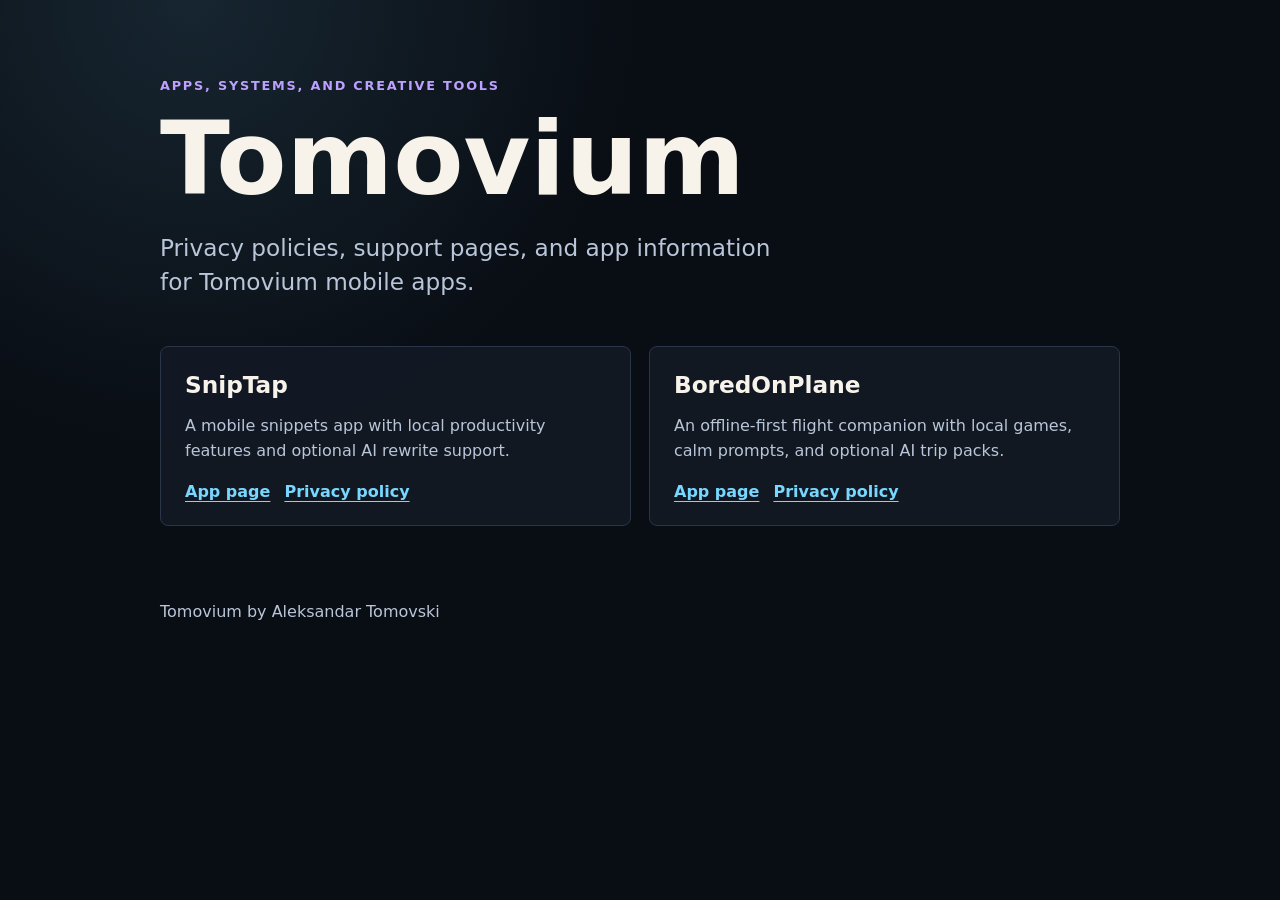
<file: index.html>
﻿<!doctype html>
<html lang="en">
<head>
  <meta charset="utf-8">
  <meta name="viewport" content="width=device-width, initial-scale=1">
  <title>Tomovium Apps</title>
  <meta name="description" content="Tomovium app pages, privacy policies, and support links.">
  <style>
    :root {
      color-scheme: dark;
      --bg: #090d14;
      --panel: #131a25;
      --border: #2a3547;
      --text: #f7f2ea;
      --muted: #b9c5d8;
      --accent: #bda0ff;
      --cyan: #78d7ff;
    }
    * { box-sizing: border-box; }
    body {
      margin: 0;
      min-height: 100vh;
      font-family: Inter, ui-sans-serif, system-ui, -apple-system, BlinkMacSystemFont, "Segoe UI", sans-serif;
      background: radial-gradient(circle at 15% 0%, rgba(120, 215, 255, 0.12), transparent 32%), var(--bg);
      color: var(--text);
    }
    main {
      width: min(960px, calc(100% - 40px));
      margin: 0 auto;
      padding: 76px 0;
    }
    .eyebrow {
      margin: 0 0 14px;
      color: var(--accent);
      font-size: 0.8rem;
      font-weight: 800;
      letter-spacing: 0.14em;
      text-transform: uppercase;
    }
    h1 {
      margin: 0;
      font-size: clamp(3rem, 8vw, 6.5rem);
      line-height: 0.95;
      letter-spacing: 0;
    }
    .lead {
      max-width: 640px;
      margin: 24px 0 0;
      color: var(--muted);
      font-size: clamp(1.2rem, 2vw, 1.45rem);
      line-height: 1.45;
    }
    .grid {
      display: grid;
      grid-template-columns: repeat(2, minmax(0, 1fr));
      gap: 18px;
      margin-top: 48px;
    }
    article {
      min-height: 180px;
      padding: 24px;
      border: 1px solid var(--border);
      border-radius: 8px;
      background: rgba(19, 26, 37, 0.88);
    }
    h2 { margin: 0 0 12px; font-size: 1.45rem; }
    p { color: var(--muted); line-height: 1.55; }
    a { color: var(--cyan); font-weight: 700; text-decoration-thickness: 1px; text-underline-offset: 4px; }
    .links { display: flex; flex-wrap: wrap; gap: 14px; margin-top: 18px; }
    footer {
      width: min(960px, calc(100% - 40px));
      margin: 0 auto;
      padding: 0 0 36px;
      color: var(--muted);
    }
    @media (max-width: 720px) {
      main { padding-top: 42px; }
      .grid { grid-template-columns: 1fr; }
    }
  </style>
</head>
<body>
  <main>
    <p class="eyebrow">Apps, systems, and creative tools</p>
    <h1>Tomovium</h1>
    <p class="lead">Privacy policies, support pages, and app information for Tomovium mobile apps.</p>

    <section class="grid" aria-label="Tomovium apps">
      <article>
        <h2>SnipTap</h2>
        <p>A mobile snippets app with local productivity features and optional AI rewrite support.</p>
        <div class="links">
          <a href="SnipTap/">App page</a>
          <a href="SnipTap/privacy.html">Privacy policy</a>
        </div>
      </article>
      <article>
        <h2>BoredOnPlane</h2>
        <p>An offline-first flight companion with local games, calm prompts, and optional AI trip packs.</p>
        <div class="links">
          <a href="BoredOnPlane/">App page</a>
          <a href="BoredOnPlane/privacy.html">Privacy policy</a>
        </div>
      </article>
    </section>
  </main>

  <footer>Tomovium by Aleksandar Tomovski</footer>
</body>
</html>
</file>
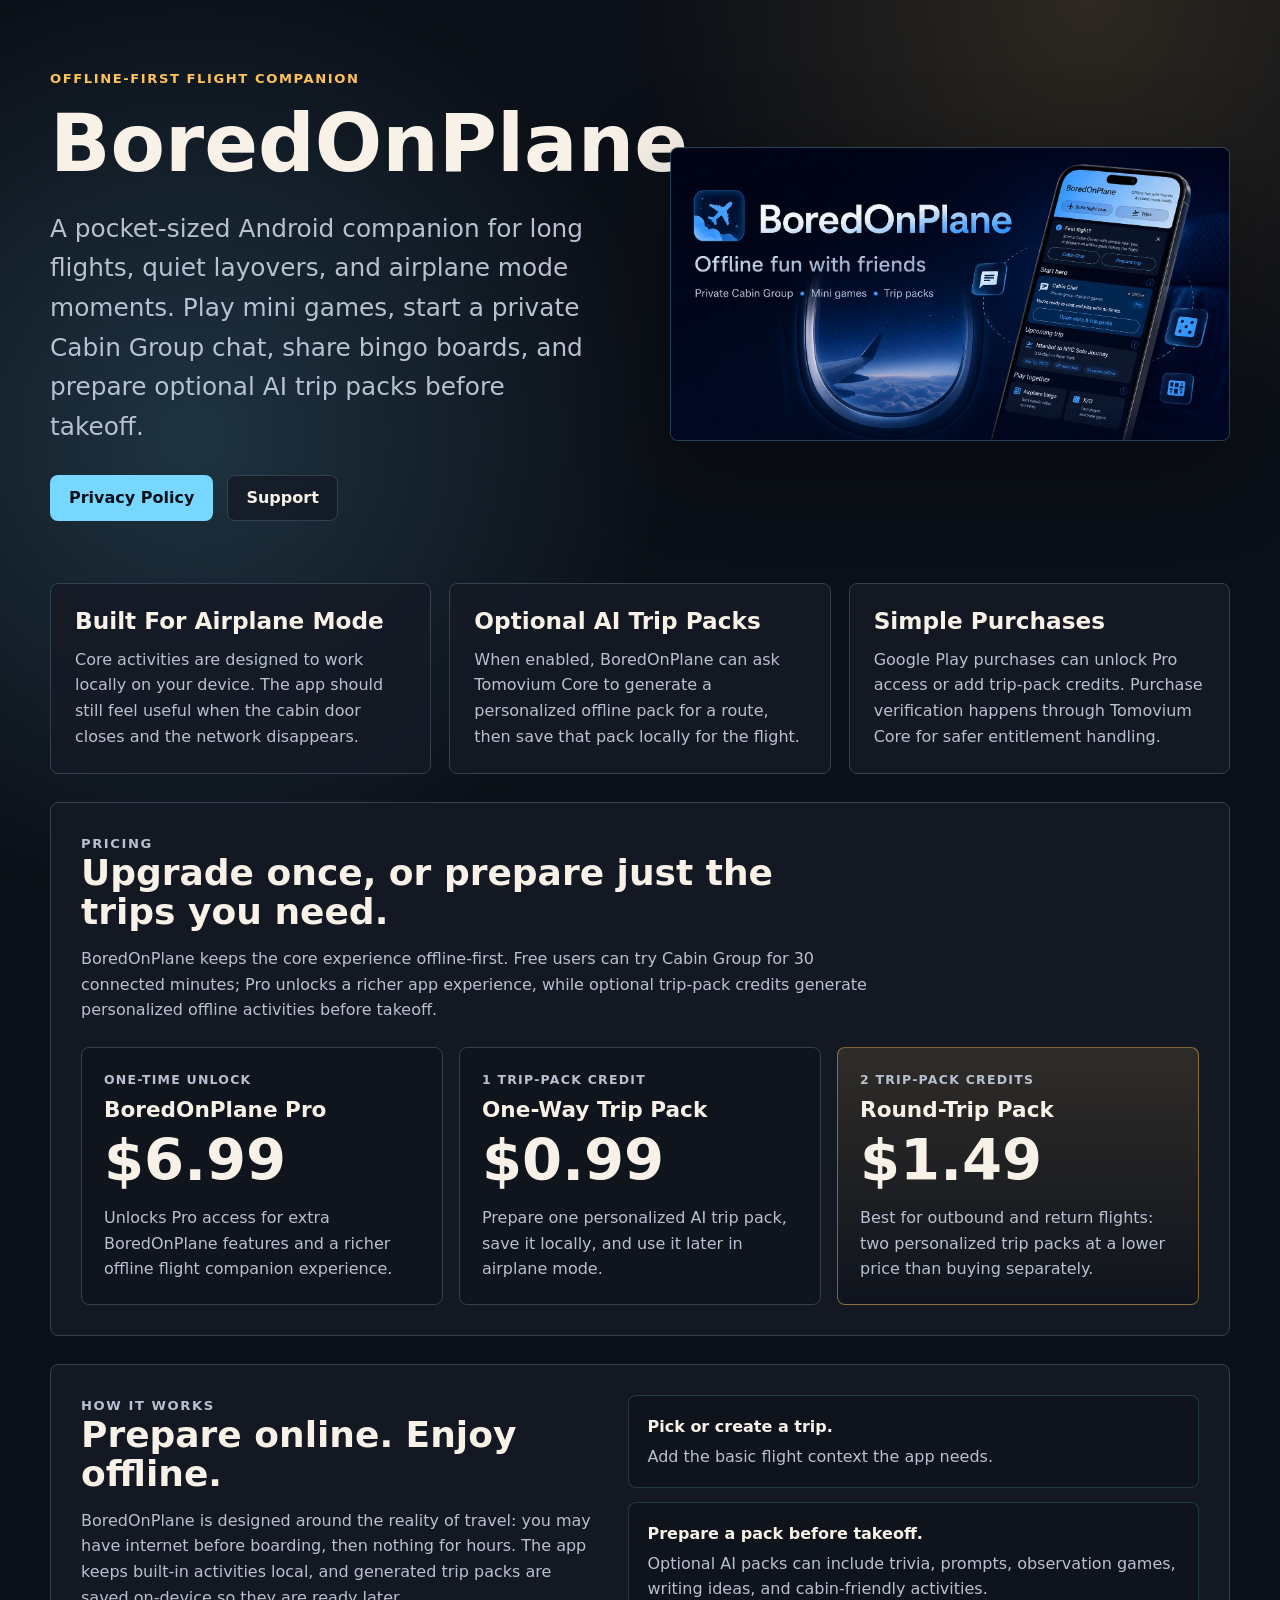
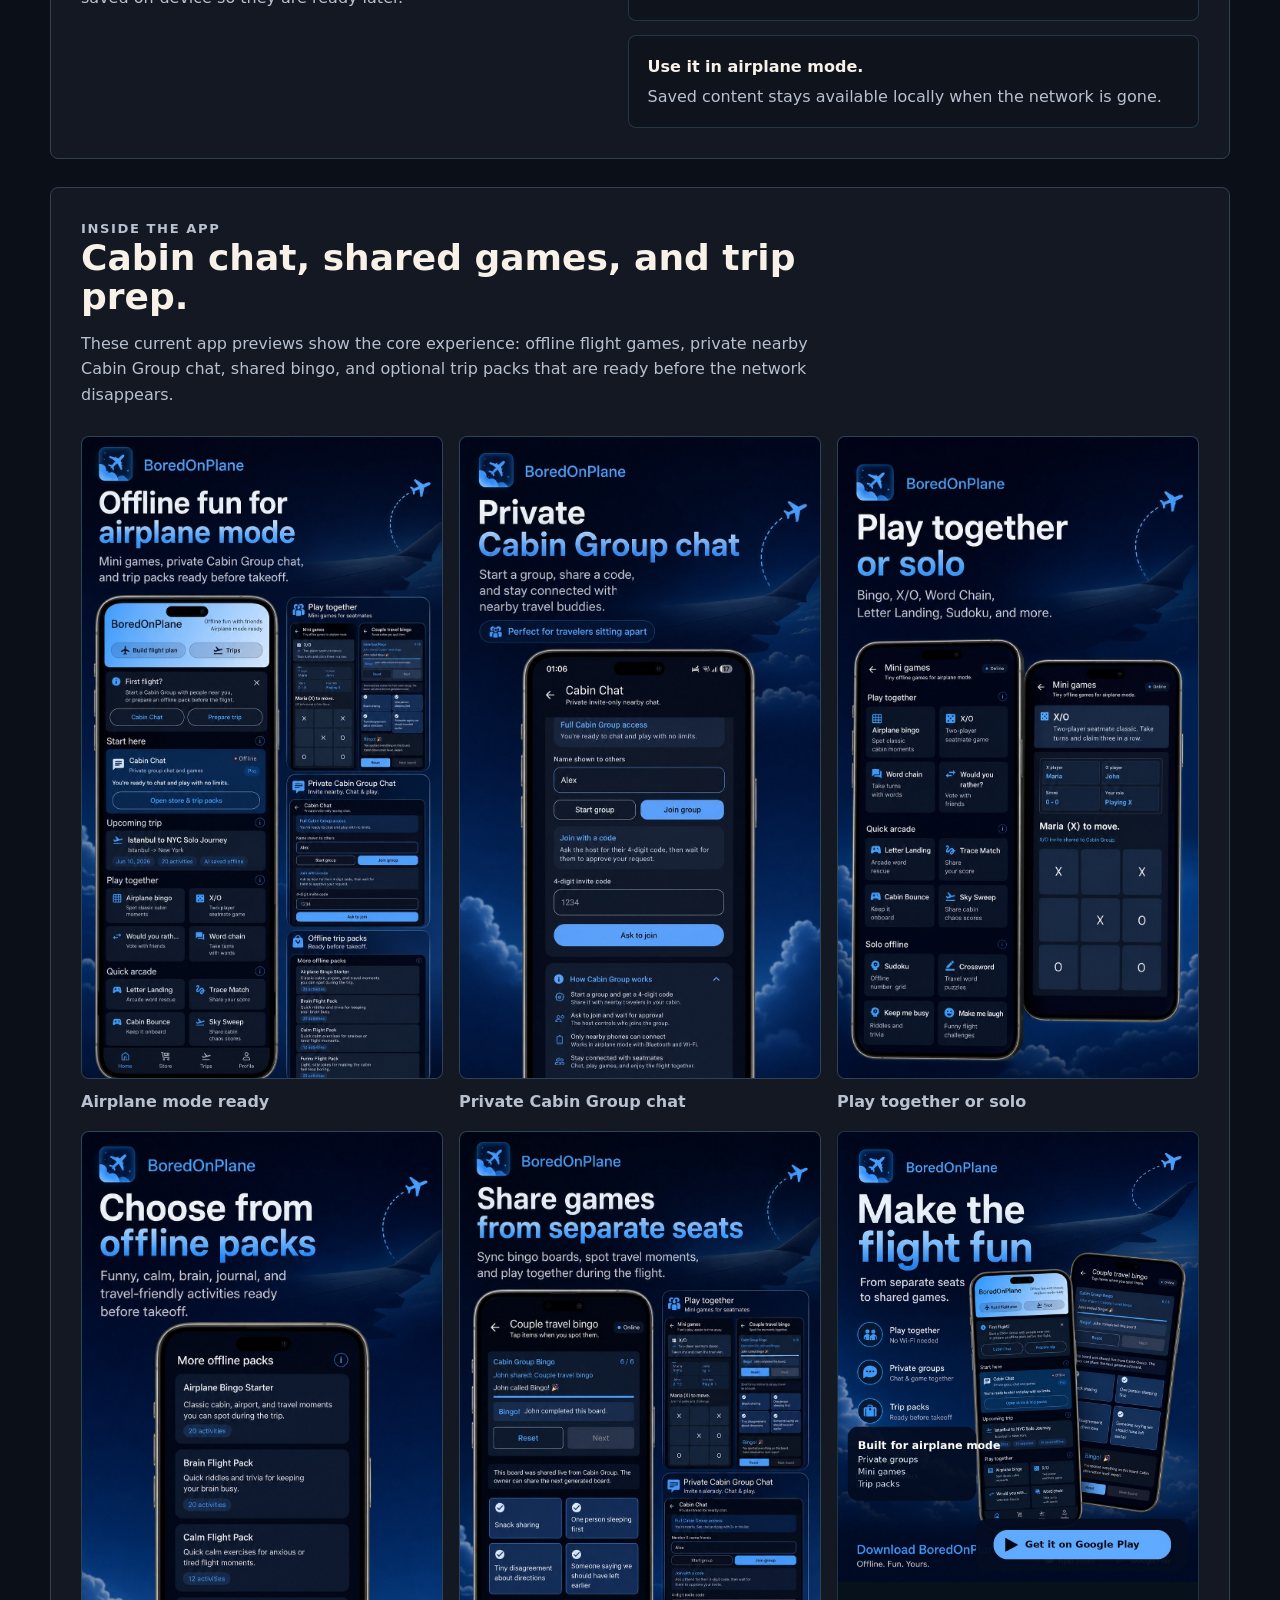
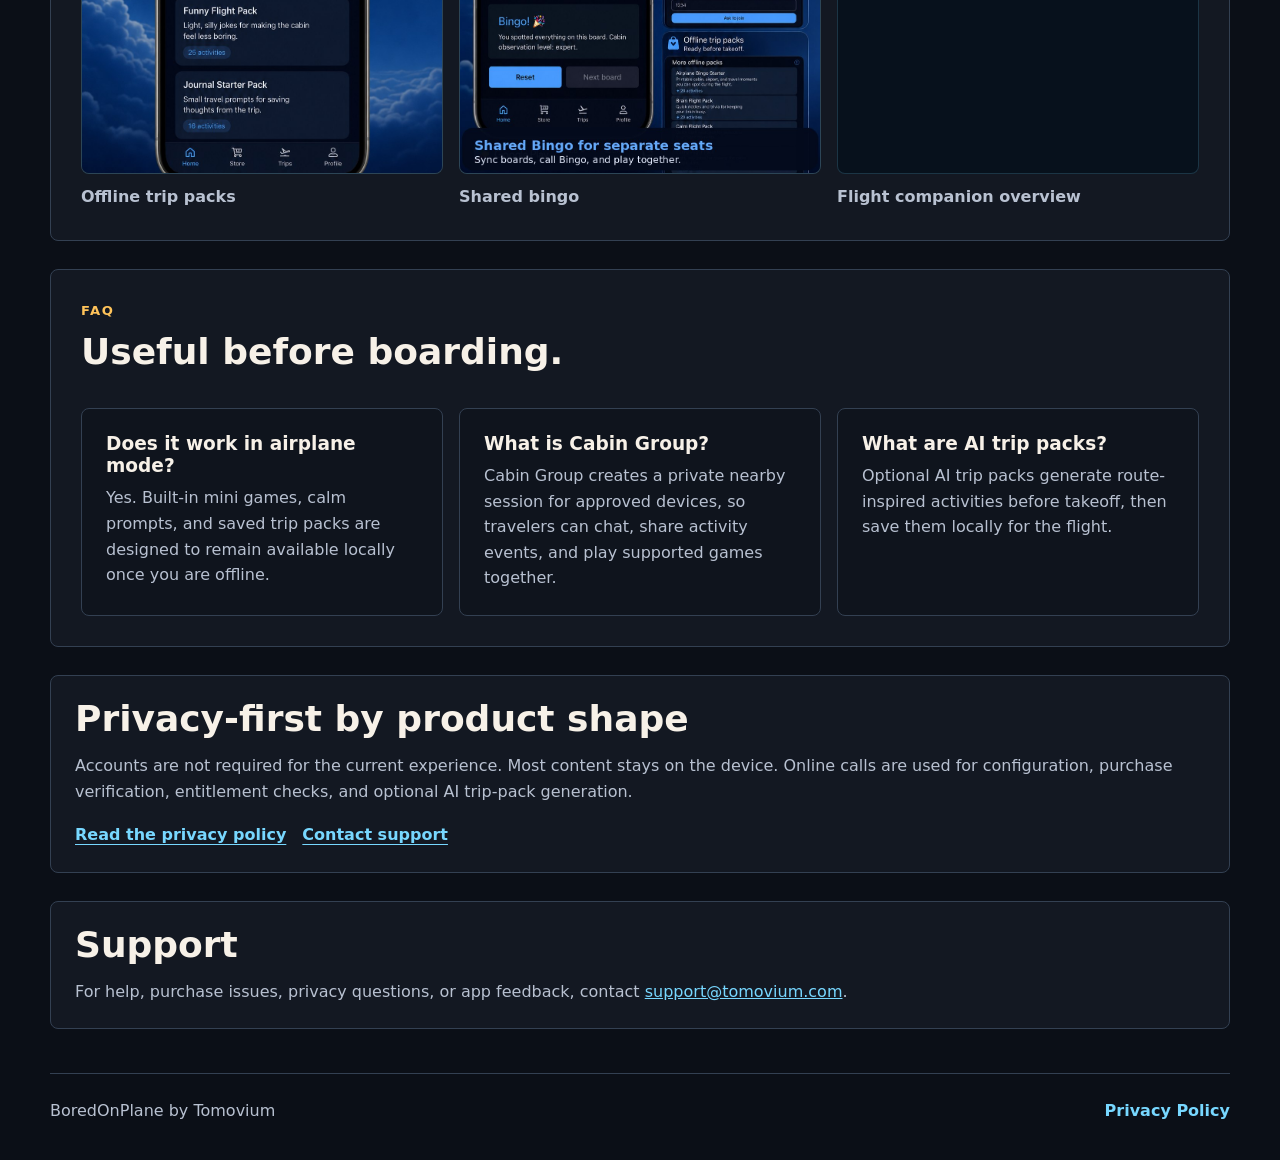
<file: BoredOnPlane/index.html>
﻿<!doctype html>
<html lang="en">
<head>
  <meta charset="utf-8">
  <meta name="viewport" content="width=device-width, initial-scale=1">
  <title>BoredOnPlane - Offline Flight Games, Cabin Chat & Trip Packs</title>
  <meta name="description" content="BoredOnPlane is an offline-first Android flight companion with mini games, private Cabin Group chat, shared bingo, calm prompts, and optional AI trip packs.">
  <meta name="robots" content="index, follow, max-image-preview:large">
  <meta name="theme-color" content="#07111c">
  <meta name="application-name" content="BoredOnPlane">
  <link rel="canonical" href="https://tomovium.com/BoredOnPlane/">
  <link rel="preload" as="image" href="assets/boredonplane-hero-v2.jpg">
  <link rel="icon" type="image/png" href="assets/boredonplane-icon.png">
  <link rel="apple-touch-icon" href="assets/boredonplane-icon.png">
  <meta property="og:type" content="website">
  <meta property="og:site_name" content="Tomovium">
  <meta property="og:title" content="BoredOnPlane - Offline flight fun for airplane mode">
  <meta property="og:description" content="Play mini games, start a private Cabin Group chat, share bingo boards, and prepare optional AI trip packs before takeoff.">
  <meta property="og:url" content="https://tomovium.com/BoredOnPlane/">
  <meta property="og:image" content="https://tomovium.com/BoredOnPlane/assets/boredonplane-hero-v2.jpg">
  <meta property="og:image:secure_url" content="https://tomovium.com/BoredOnPlane/assets/boredonplane-hero-v2.jpg">
  <meta property="og:image:width" content="1733">
  <meta property="og:image:height" content="907">
  <meta property="og:image:alt" content="BoredOnPlane offline fun with friends, showing the Android app, Cabin Chat, mini games, and trip packs.">
  <meta property="og:locale" content="en_US">
  <meta name="twitter:card" content="summary_large_image">
  <meta name="twitter:title" content="BoredOnPlane - Offline flight fun for airplane mode">
  <meta name="twitter:description" content="Mini games, private Cabin Group chat, shared bingo, and optional AI trip packs for flights and layovers.">
  <meta name="twitter:image" content="https://tomovium.com/BoredOnPlane/assets/boredonplane-hero-v2.jpg">
  <meta name="twitter:image:alt" content="BoredOnPlane offline fun with friends marketing artwork.">
  <link rel="stylesheet" href="styles.css">
  <script type="application/ld+json">
  {
    "@context": "https://schema.org",
    "@graph": [
      {
        "@type": "Organization",
        "@id": "https://tomovium.com/#organization",
        "name": "Tomovium",
        "url": "https://tomovium.com/",
        "email": "support@tomovium.com"
      },
      {
        "@type": "WebSite",
        "@id": "https://tomovium.com/#website",
        "url": "https://tomovium.com/",
        "name": "Tomovium",
        "publisher": {
          "@id": "https://tomovium.com/#organization"
        }
      },
      {
        "@type": "MobileApplication",
        "@id": "https://tomovium.com/BoredOnPlane/#app",
        "name": "BoredOnPlane",
        "alternateName": "Bored On Plane",
        "description": "BoredOnPlane is an offline-first Android flight companion with mini games, private Cabin Group chat, shared bingo, calm prompts, and optional AI trip packs prepared before takeoff.",
        "url": "https://tomovium.com/BoredOnPlane/",
        "image": "https://tomovium.com/BoredOnPlane/assets/boredonplane-hero-v2.jpg",
        "screenshot": [
          "https://tomovium.com/BoredOnPlane/assets/boredonplane-offline-v2.jpg",
          "https://tomovium.com/BoredOnPlane/assets/boredonplane-cabin-chat-v2.jpg",
          "https://tomovium.com/BoredOnPlane/assets/boredonplane-shared-bingo-v2.jpg",
          "https://tomovium.com/BoredOnPlane/assets/boredonplane-trip-packs-v2.jpg"
        ],
        "applicationCategory": "TravelApplication",
        "operatingSystem": "Android",
        "isAccessibleForFree": true,
        "offers": {
          "@type": "Offer",
          "price": "0",
          "priceCurrency": "USD",
          "availability": "https://schema.org/InStock"
        },
        "publisher": {
          "@id": "https://tomovium.com/#organization"
        }
      },
      {
        "@type": "BreadcrumbList",
        "@id": "https://tomovium.com/BoredOnPlane/#breadcrumb",
        "itemListElement": [
          {
            "@type": "ListItem",
            "position": 1,
            "name": "Tomovium",
            "item": "https://tomovium.com/"
          },
          {
            "@type": "ListItem",
            "position": 2,
            "name": "BoredOnPlane",
            "item": "https://tomovium.com/BoredOnPlane/"
          }
        ]
      },
      {
        "@type": "FAQPage",
        "@id": "https://tomovium.com/BoredOnPlane/#faq",
        "mainEntity": [
          {
            "@type": "Question",
            "name": "Does BoredOnPlane work in airplane mode?",
            "acceptedAnswer": {
              "@type": "Answer",
              "text": "BoredOnPlane is designed around offline use. Built-in mini games, calm prompts, and saved trip packs remain available on the device when the network is gone."
            }
          },
          {
            "@type": "Question",
            "name": "What is Cabin Group?",
            "acceptedAnswer": {
              "@type": "Answer",
              "text": "Cabin Group is a private nearby session for approved devices. Travelers can chat, share activity events, and play supported games together using invite-based access."
            }
          },
          {
            "@type": "Question",
            "name": "What are AI trip packs?",
            "acceptedAnswer": {
              "@type": "Answer",
              "text": "AI trip packs are optional generated activity packs prepared before takeoff. They can include trivia, prompts, observation games, writing ideas, and cabin-friendly activities for a route."
            }
          }
        ]
      }
    ]
  }
  </script>
</head>
<body>
  <main>
    <section class="hero">
      <div class="hero-copy">
        <p class="eyebrow">Offline-first flight companion</p>
        <h1>BoredOnPlane</h1>
        <p class="lead">A pocket-sized Android companion for long flights, quiet layovers, and airplane mode moments. Play mini games, start a private Cabin Group chat, share bingo boards, and prepare optional AI trip packs before takeoff.</p>
        <div class="actions" aria-label="BoredOnPlane links">
          <a class="button primary" href="privacy.html">Privacy Policy</a>
          <a class="button" href="mailto:support@tomovium.com">Support</a>
        </div>
      </div>
      <aside class="hero-card" aria-label="BoredOnPlane preview">
        <img src="assets/boredonplane-hero-v2.jpg" alt="BoredOnPlane marketing artwork showing offline fun with friends, Cabin Chat, mini games, and trip packs" loading="eager" fetchpriority="high">
      </aside>
    </section>

    <section class="content-grid" aria-label="BoredOnPlane highlights">
      <article>
        <h2>Built For Airplane Mode</h2>
        <p>Core activities are designed to work locally on your device. The app should still feel useful when the cabin door closes and the network disappears.</p>
      </article>
      <article>
        <h2>Optional AI Trip Packs</h2>
        <p>When enabled, BoredOnPlane can ask Tomovium Core to generate a personalized offline pack for a route, then save that pack locally for the flight.</p>
      </article>
      <article>
        <h2>Simple Purchases</h2>
        <p>Google Play purchases can unlock Pro access or add trip-pack credits. Purchase verification happens through Tomovium Core for safer entitlement handling.</p>
      </article>
    </section>

    <section class="pricing-section" aria-label="BoredOnPlane pricing and packages">
      <div class="section-heading">
        <p class="eyebrow">Pricing</p>
        <h2>Upgrade once, or prepare just the trips you need.</h2>
        <p>BoredOnPlane keeps the core experience offline-first. Free users can try Cabin Group for 30 connected minutes; Pro unlocks a richer app experience, while optional trip-pack credits generate personalized offline activities before takeoff.</p>
      </div>
      <div class="pricing-grid">
        <article class="price-card">
          <div>
            <p class="price-label">One-time unlock</p>
            <h3>BoredOnPlane Pro</h3>
            <p class="price">$6.99</p>
          </div>
          <p>Unlocks Pro access for extra BoredOnPlane features and a richer offline flight companion experience.</p>
        </article>
        <article class="price-card">
          <div>
            <p class="price-label">1 trip-pack credit</p>
            <h3>One-Way Trip Pack</h3>
            <p class="price">$0.99</p>
          </div>
          <p>Prepare one personalized AI trip pack, save it locally, and use it later in airplane mode.</p>
        </article>
        <article class="price-card featured">
          <div>
            <p class="price-label">2 trip-pack credits</p>
            <h3>Round-Trip Pack</h3>
            <p class="price">$1.49</p>
          </div>
          <p>Best for outbound and return flights: two personalized trip packs at a lower price than buying separately.</p>
        </article>
      </div>
    </section>

    <section class="split-section">
      <div>
        <p class="eyebrow">How it works</p>
        <h2>Prepare online. Enjoy offline.</h2>
        <p>BoredOnPlane is designed around the reality of travel: you may have internet before boarding, then nothing for hours. The app keeps built-in activities local, and generated trip packs are saved on-device so they are ready later.</p>
      </div>
      <ol class="steps">
        <li><strong>Pick or create a trip.</strong><span>Add the basic flight context the app needs.</span></li>
        <li><strong>Prepare a pack before takeoff.</strong><span>Optional AI packs can include trivia, prompts, observation games, writing ideas, and cabin-friendly activities.</span></li>
        <li><strong>Use it in airplane mode.</strong><span>Saved content stays available locally when the network is gone.</span></li>
      </ol>
    </section>

    <section class="showcase" aria-label="BoredOnPlane screenshots">
      <div class="showcase-copy">
        <p class="eyebrow">Inside the app</p>
        <h2>Cabin chat, shared games, and trip prep.</h2>
        <p>These current app previews show the core experience: offline flight games, private nearby Cabin Group chat, shared bingo, and optional trip packs that are ready before the network disappears.</p>
      </div>
      <div class="screenshots">
        <figure>
          <img src="assets/boredonplane-offline-v2.jpg" alt="BoredOnPlane home screen with offline games, Cabin Chat, and trip packs ready before takeoff" loading="lazy">
          <figcaption>Airplane mode ready</figcaption>
        </figure>
        <figure>
          <img src="assets/boredonplane-cabin-chat-v2.jpg" alt="BoredOnPlane private Cabin Group chat with invite code and nearby device approval" loading="lazy">
          <figcaption>Private Cabin Group chat</figcaption>
        </figure>
        <figure>
          <img src="assets/boredonplane-games-v2.jpg" alt="BoredOnPlane mini games for solo play or playing together from nearby airplane seats" loading="lazy">
          <figcaption>Play together or solo</figcaption>
        </figure>
        <figure>
          <img src="assets/boredonplane-trip-packs-v2.jpg" alt="BoredOnPlane offline trip packs prepared before takeoff with route-based activities" loading="lazy">
          <figcaption>Offline trip packs</figcaption>
        </figure>
        <figure>
          <img src="assets/boredonplane-shared-bingo-v2.jpg" alt="BoredOnPlane shared bingo boards for travelers playing from separate seats" loading="lazy">
          <figcaption>Shared bingo</figcaption>
        </figure>
        <figure>
          <img src="assets/boredonplane-store-v2.jpg" alt="BoredOnPlane Play Store style preview showing offline fun, Cabin Group, and mini games" loading="lazy">
          <figcaption>Flight companion overview</figcaption>
        </figure>
      </div>
    </section>

    <section class="faq-section" aria-label="BoredOnPlane frequently asked questions">
      <div class="section-heading">
        <p class="eyebrow">FAQ</p>
        <h2>Useful before boarding.</h2>
      </div>
      <div class="faq-grid">
        <article>
          <h3>Does it work in airplane mode?</h3>
          <p>Yes. Built-in mini games, calm prompts, and saved trip packs are designed to remain available locally once you are offline.</p>
        </article>
        <article>
          <h3>What is Cabin Group?</h3>
          <p>Cabin Group creates a private nearby session for approved devices, so travelers can chat, share activity events, and play supported games together.</p>
        </article>
        <article>
          <h3>What are AI trip packs?</h3>
          <p>Optional AI trip packs generate route-inspired activities before takeoff, then save them locally for the flight.</p>
        </article>
      </div>
    </section>

    <section class="plain-section">
      <h2>Privacy-first by product shape</h2>
      <p>Accounts are not required for the current experience. Most content stays on the device. Online calls are used for configuration, purchase verification, entitlement checks, and optional AI trip-pack generation.</p>
      <div class="inline-links">
        <a href="privacy.html">Read the privacy policy</a>
        <a href="mailto:support@tomovium.com">Contact support</a>
      </div>
    </section>

    <section class="plain-section support-card">
      <h2>Support</h2>
      <p>For help, purchase issues, privacy questions, or app feedback, contact <a href="mailto:support@tomovium.com">support@tomovium.com</a>.</p>
    </section>
  </main>

  <footer>
    <span>BoredOnPlane by Tomovium</span>
    <a href="privacy.html">Privacy Policy</a>
  </footer>
</body>
</html>
</file>
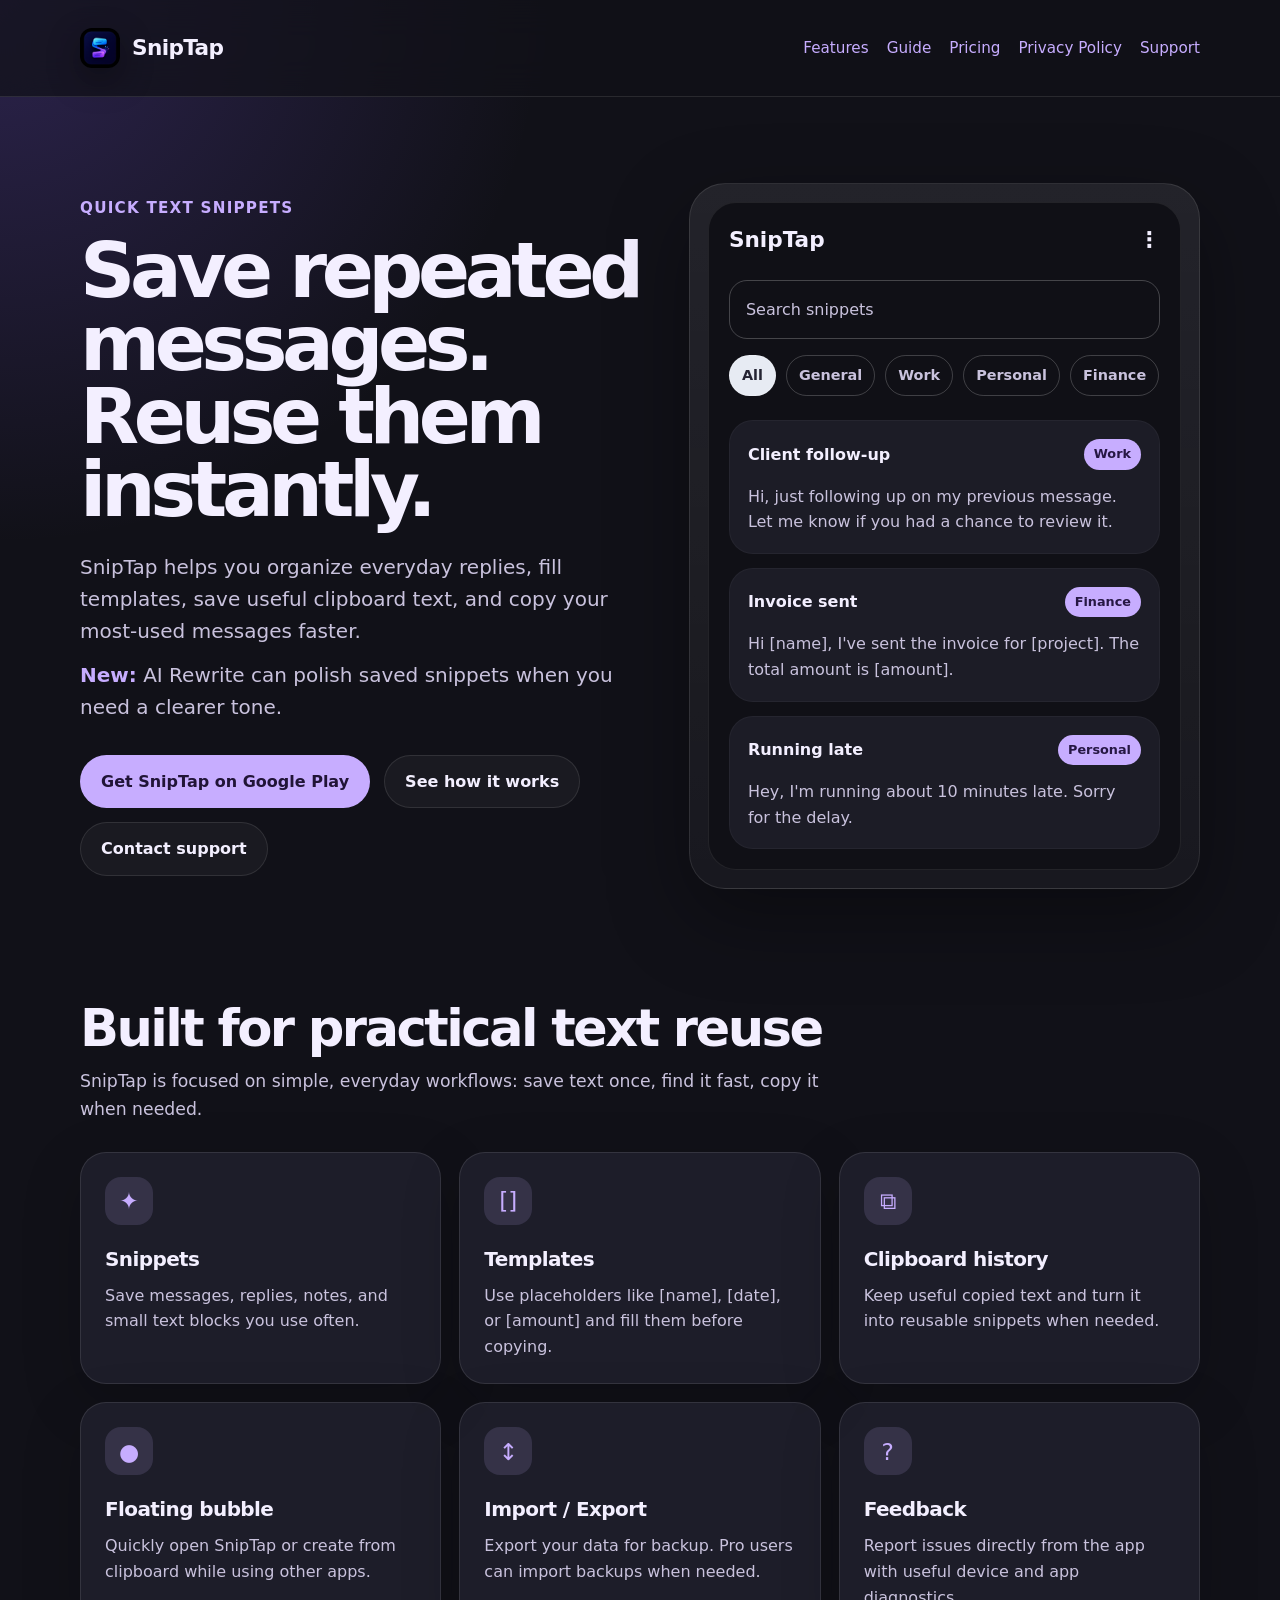
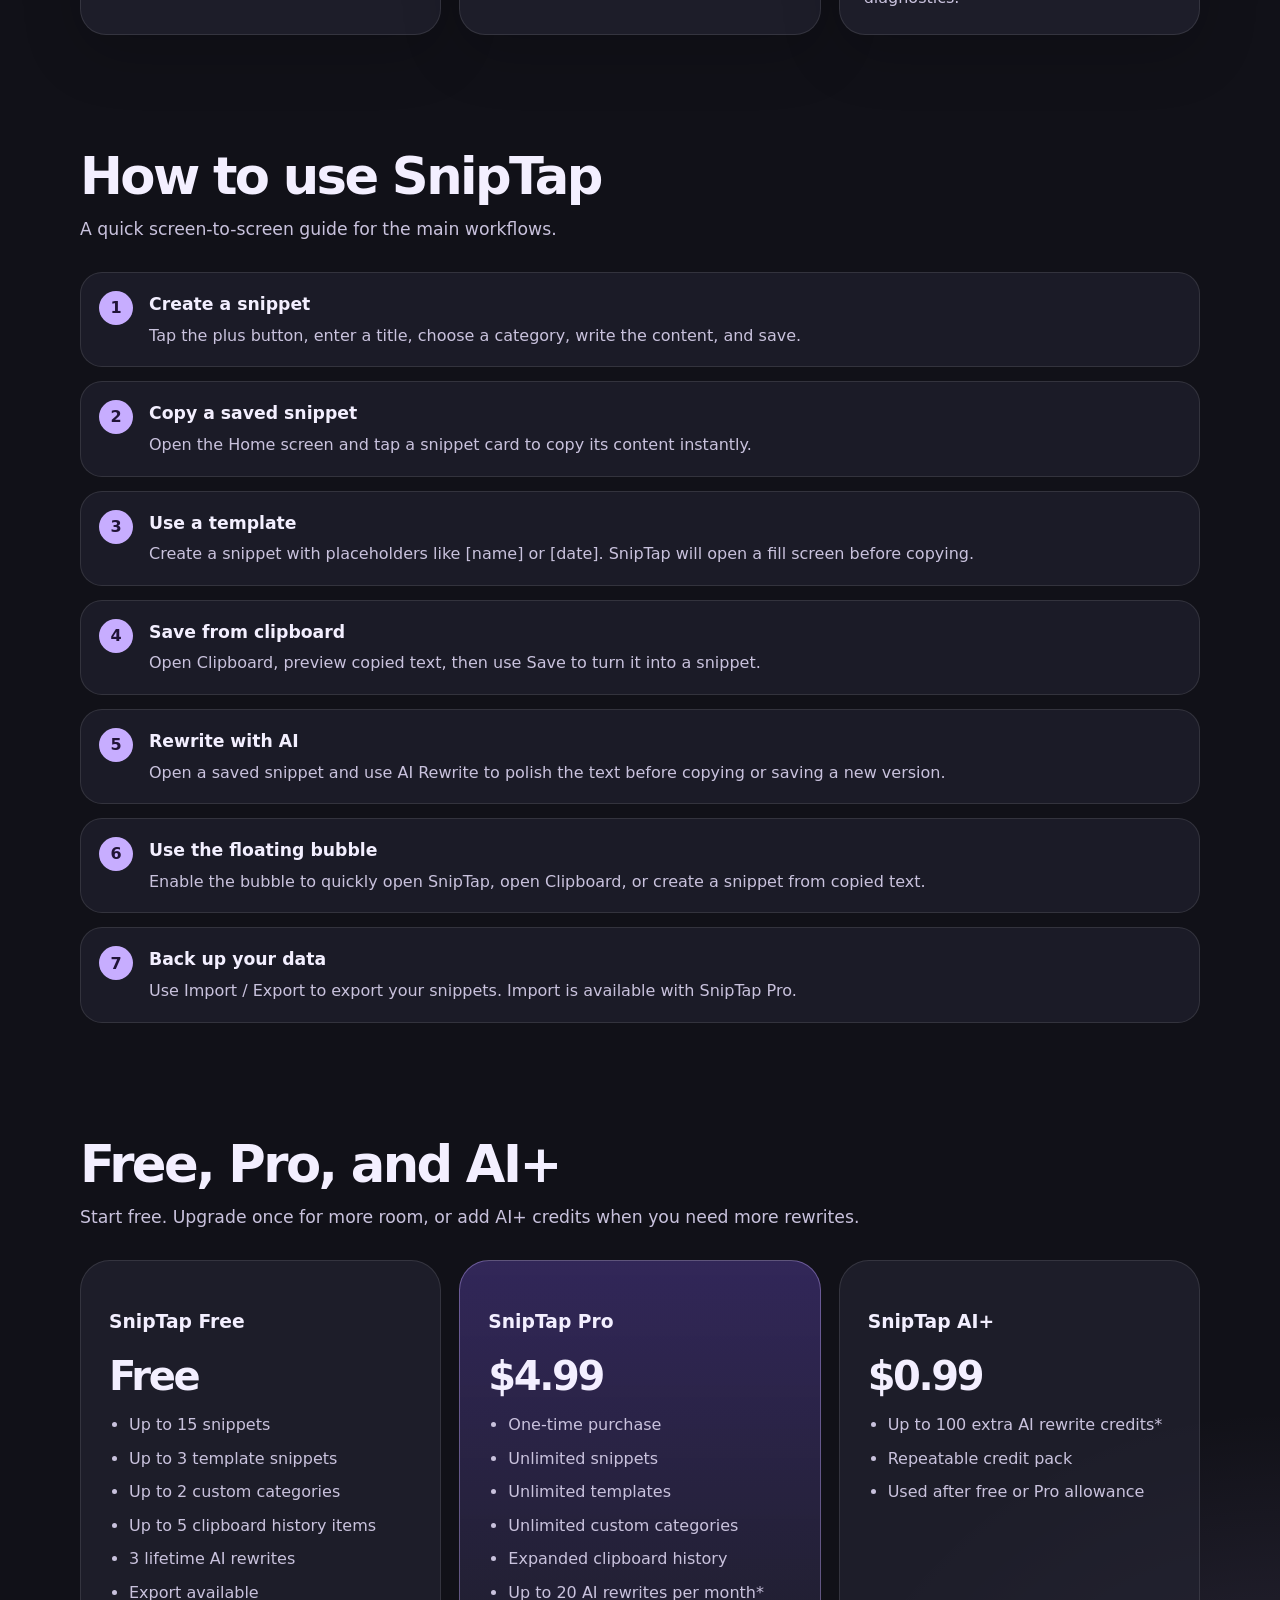
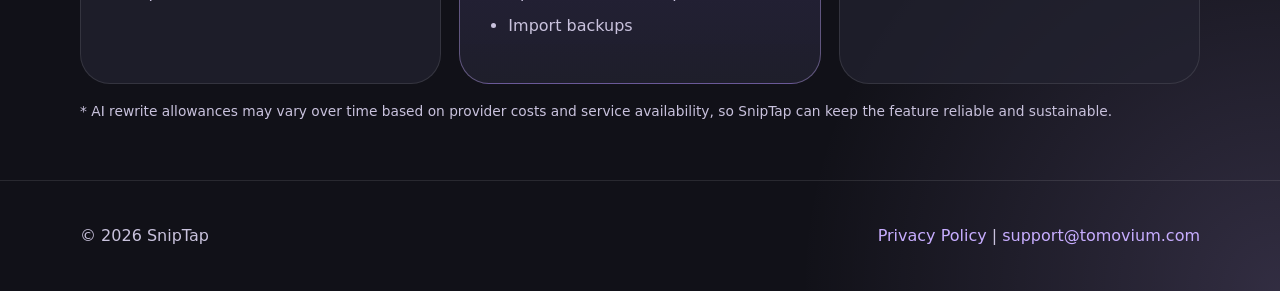
<file: SnipTap/index.html>
﻿<!doctype html>
<html lang="en">
<head>
  <meta charset="utf-8" />
  <meta name="viewport" content="width=device-width, initial-scale=1" />
  <title>SnipTap - Quick Text Snippets and AI Rewrite</title>
  <meta name="description" content="SnipTap helps you save, organize, rewrite, and reuse text snippets, templates, and clipboard history faster." />
  <link rel="icon" type="image/webp" href="sniptap-icon.webp" />
  <style>
    :root {
      --bg: #111118;
      --panel: #1b1b24;
      --panel-soft: #232331;
      --text: #f3efff;
      --muted: #c9c2dd;
      --accent: #c7adff;
      --accent-strong: #7252d7;
      --border: rgba(255, 255, 255, 0.1);
      --shadow: rgba(0, 0, 0, 0.35);
    }

    * {
      box-sizing: border-box;
    }

    html {
      scroll-behavior: smooth;
    }

    body {
      margin: 0;
      font-family: Inter, ui-sans-serif, system-ui, -apple-system, BlinkMacSystemFont, "Segoe UI", sans-serif;
      background:
        radial-gradient(circle at top left, rgba(114, 82, 215, 0.28), transparent 34rem),
        radial-gradient(circle at bottom right, rgba(199, 173, 255, 0.18), transparent 30rem),
        var(--bg);
      color: var(--text);
      line-height: 1.6;
    }

    a {
      color: var(--accent);
      text-decoration: none;
    }

    a:hover {
      text-decoration: underline;
    }

    .shell {
      width: min(1120px, calc(100% - 32px));
      margin: 0 auto;
    }

    header {
      padding: 28px 0;
      position: sticky;
      top: 0;
      backdrop-filter: blur(18px);
      background: rgba(17, 17, 24, 0.72);
      border-bottom: 1px solid var(--border);
      z-index: 5;
    }

    .nav {
      display: flex;
      align-items: center;
      justify-content: space-between;
      gap: 18px;
    }

    .brand {
      color: var(--text);
      text-decoration: none;
      display: flex;
      align-items: center;
      gap: 12px;
      font-weight: 800;
      letter-spacing: -0.03em;
      font-size: 1.35rem;
    }

    .brand:hover {
      text-decoration: none;
    }

    .brand-icon {
      width: 40px;
      height: 40px;
      border-radius: 12px;
      object-fit: cover;
      box-shadow: 0 12px 32px var(--shadow);
      display: block;
    }

    .nav-links {
      display: flex;
      gap: 18px;
      color: var(--muted);
      font-size: 0.95rem;
    }

    .hero {
      padding: 86px 0 56px;
      display: grid;
      grid-template-columns: 1.05fr 0.95fr;
      gap: 44px;
      align-items: center;
    }

    .eyebrow {
      color: var(--accent);
      font-weight: 700;
      font-size: 0.95rem;
      letter-spacing: 0.08em;
      text-transform: uppercase;
      margin-bottom: 14px;
    }

    h1 {
      margin: 0;
      font-size: clamp(2.6rem, 6vw, 5rem);
      line-height: 0.95;
      letter-spacing: -0.07em;
      max-width: 720px;
    }

    .lead {
      margin: 24px 0 0;
      color: var(--muted);
      font-size: clamp(1.05rem, 2vw, 1.25rem);
      max-width: 660px;
    }

    .lead-note {
      margin-top: 12px;
    }

    .lead-note strong {
      color: var(--accent);
      font-weight: 800;
    }

    .actions {
      display: flex;
      flex-wrap: wrap;
      gap: 14px;
      margin-top: 32px;
    }

    .button {
      display: inline-flex;
      align-items: center;
      justify-content: center;
      border-radius: 999px;
      padding: 13px 20px;
      font-weight: 750;
      border: 1px solid var(--border);
      min-height: 48px;
    }

    .button.primary {
      background: var(--accent);
      color: #211437;
      border-color: transparent;
    }

    .button.secondary {
      background: rgba(255, 255, 255, 0.04);
      color: var(--text);
    }

    .phone-card {
      background: linear-gradient(180deg, rgba(255,255,255,0.08), rgba(255,255,255,0.03));
      border: 1px solid var(--border);
      border-radius: 36px;
      padding: 18px;
      box-shadow: 0 28px 80px var(--shadow);
    }

    .app-preview {
      background: #101016;
      border-radius: 28px;
      padding: 20px;
      border: 1px solid rgba(255,255,255,0.08);
      min-height: 560px;
    }

    .app-top {
      display: flex;
      justify-content: space-between;
      align-items: center;
      margin-bottom: 22px;
      font-size: 1.35rem;
      font-weight: 750;
    }

    .search {
      border: 1px solid rgba(255,255,255,0.22);
      border-radius: 18px;
      color: var(--muted);
      padding: 16px;
      margin-bottom: 16px;
    }

    .chips {
      display: flex;
      flex-wrap: wrap;
      gap: 10px;
      margin-bottom: 24px;
    }

    .chip {
      padding: 8px 12px;
      border-radius: 999px;
      border: 1px solid rgba(255,255,255,0.2);
      color: var(--muted);
      font-weight: 650;
      font-size: 0.9rem;
    }

    .chip.active {
      background: #e7ebf3;
      color: #252433;
    }

    .snippet {
      padding: 18px;
      border-radius: 24px;
      background: #1c1c26;
      margin-top: 14px;
      border: 1px solid rgba(255,255,255,0.04);
    }

    .snippet-head {
      display: flex;
      justify-content: space-between;
      gap: 12px;
      margin-bottom: 14px;
      align-items: center;
    }

    .snippet-title {
      font-weight: 800;
    }

    .label {
      font-size: 0.8rem;
      color: #261744;
      background: var(--accent);
      border-radius: 999px;
      padding: 5px 10px;
      font-weight: 800;
    }

    .snippet p {
      margin: 0;
      color: var(--muted);
    }

    section {
      padding: 58px 0;
    }

    .section-title {
      font-size: clamp(2rem, 4vw, 3.2rem);
      letter-spacing: -0.05em;
      line-height: 1;
      margin: 0 0 14px;
    }

    .section-lead {
      color: var(--muted);
      margin: 0 0 28px;
      max-width: 780px;
      font-size: 1.08rem;
    }

    .grid {
      display: grid;
      grid-template-columns: repeat(3, 1fr);
      gap: 18px;
    }

    .card {
      background: rgba(35, 35, 49, 0.72);
      border: 1px solid var(--border);
      border-radius: 26px;
      padding: 24px;
      min-height: 210px;
      box-shadow: 0 18px 60px rgba(0,0,0,0.18);
    }

    .icon {
      width: 48px;
      height: 48px;
      border-radius: 16px;
      display: grid;
      place-items: center;
      background: rgba(199, 173, 255, 0.14);
      color: var(--accent);
      font-size: 1.45rem;
      margin-bottom: 18px;
    }

    .card h3 {
      margin: 0 0 8px;
      font-size: 1.25rem;
      letter-spacing: -0.03em;
    }

    .card p {
      color: var(--muted);
      margin: 0;
    }

    .steps {
      display: grid;
      gap: 14px;
      counter-reset: steps;
    }

    .step {
      display: grid;
      grid-template-columns: auto 1fr;
      gap: 16px;
      align-items: start;
      background: rgba(35, 35, 49, 0.65);
      border: 1px solid var(--border);
      border-radius: 22px;
      padding: 18px;
    }

    .step::before {
      counter-increment: steps;
      content: counter(steps);
      width: 34px;
      height: 34px;
      border-radius: 999px;
      display: grid;
      place-items: center;
      color: #211437;
      background: var(--accent);
      font-weight: 900;
    }

    .step h3 {
      margin: 0 0 4px;
      font-size: 1.08rem;
    }

    .step p {
      margin: 0;
      color: var(--muted);
    }

    .pricing {
      display: grid;
      grid-template-columns: repeat(3, 1fr);
      gap: 18px;
    }

    .price-card {
      border-radius: 30px;
      padding: 28px;
      background: rgba(35, 35, 49, 0.72);
      border: 1px solid var(--border);
    }

    .price-card.pro {
      background: linear-gradient(180deg, rgba(114, 82, 215, 0.34), rgba(35, 35, 49, 0.75));
      border-color: rgba(199, 173, 255, 0.38);
    }

    .price {
      font-size: 2.5rem;
      line-height: 1;
      font-weight: 900;
      margin: 16px 0;
      letter-spacing: -0.06em;
    }

    ul {
      padding-left: 20px;
      color: var(--muted);
    }

    li {
      margin: 8px 0;
    }

    .pricing-note {
      color: var(--muted);
      font-size: 0.86rem;
      margin: 16px 0 0;
      max-width: none;
      white-space: nowrap;
    }

    footer {
      padding: 42px 0;
      color: var(--muted);
      border-top: 1px solid var(--border);
    }

    .footer-row {
      display: flex;
      justify-content: space-between;
      gap: 16px;
      flex-wrap: wrap;
    }

    @media (max-width: 880px) {
      .hero {
        grid-template-columns: 1fr;
        padding-top: 58px;
      }

      .grid,
      .pricing {
        grid-template-columns: 1fr;
      }

      .nav {
        align-items: flex-start;
        flex-direction: column;
      }

      .nav-links {
        flex-wrap: wrap;
      }

      .app-preview {
        min-height: auto;
      }
    }
  </style>
</head>
<body>
  <header>
    <div class="shell nav">
      <a class="brand" href="index.html" aria-label="SnipTap home">
        <img class="brand-icon" src="sniptap-icon.webp" alt="SnipTap icon" />
        <span>SnipTap</span>
      </a>
      <nav class="nav-links" aria-label="Main navigation">
        <a href="#features">Features</a>
        <a href="#guide">Guide</a>
        <a href="#pricing">Pricing</a>
        <a href="privacy.html">Privacy Policy</a>
        <a href="mailto:support@tomovium.com">Support</a>
      </nav>
    </div>
  </header>

  <main>
    <section class="hero shell">
      <div>
        <div class="eyebrow">Quick text snippets</div>
        <h1>Save repeated messages. Reuse them instantly.</h1>
        <p class="lead">
          SnipTap helps you organize everyday replies, fill templates, save useful clipboard text,
          and copy your most-used messages faster.
        </p>
        <p class="lead lead-note">
          <strong>New:</strong> AI Rewrite can polish saved snippets when you need a clearer tone.
        </p>
        <div class="actions">
          <a class="button primary" href="https://play.google.com/store/apps/details?id=com.sniptap.mobile">Get SnipTap on Google Play</a>
          <a class="button secondary" href="#guide">See how it works</a>
          <a class="button secondary" href="mailto:support@tomovium.com">Contact support</a>
        </div>
      </div>

      <div class="phone-card" aria-label="SnipTap app preview">
        <div class="app-preview">
          <div class="app-top">
            <span>SnipTap</span>
            <span aria-label="Menu">&#8942;</span>
          </div>
          <div class="search">Search snippets</div>
          <div class="chips">
            <span class="chip active">All</span>
            <span class="chip">General</span>
            <span class="chip">Work</span>
            <span class="chip">Personal</span>
            <span class="chip">Finance</span>
          </div>

          <div class="snippet">
            <div class="snippet-head">
              <span class="snippet-title">Client follow-up</span>
              <span class="label">Work</span>
            </div>
            <p>Hi, just following up on my previous message. Let me know if you had a chance to review it.</p>
          </div>

          <div class="snippet">
            <div class="snippet-head">
              <span class="snippet-title">Invoice sent</span>
              <span class="label">Finance</span>
            </div>
            <p>Hi [name], I've sent the invoice for [project]. The total amount is [amount].</p>
          </div>

          <div class="snippet">
            <div class="snippet-head">
              <span class="snippet-title">Running late</span>
              <span class="label">Personal</span>
            </div>
            <p>Hey, I'm running about 10 minutes late. Sorry for the delay.</p>
          </div>
        </div>
      </div>
    </section>

    <section id="features" class="shell">
      <h2 class="section-title">Built for practical text reuse</h2>
      <p class="section-lead">
        SnipTap is focused on simple, everyday workflows: save text once, find it fast, copy it when needed.
      </p>

      <div class="grid">
        <article class="card">
          <div class="icon">&#10022;</div>
          <h3>Snippets</h3>
          <p>Save messages, replies, notes, and small text blocks you use often.</p>
        </article>

        <article class="card">
          <div class="icon">[]</div>
          <h3>Templates</h3>
          <p>Use placeholders like [name], [date], or [amount] and fill them before copying.</p>
        </article>

        <article class="card">
          <div class="icon">&#10697;</div>
          <h3>Clipboard history</h3>
          <p>Keep useful copied text and turn it into reusable snippets when needed.</p>
        </article>

        <article class="card">
          <div class="icon">&#9679;</div>
          <h3>Floating bubble</h3>
          <p>Quickly open SnipTap or create from clipboard while using other apps.</p>
        </article>

        <article class="card">
          <div class="icon">&#8597;</div>
          <h3>Import / Export</h3>
          <p>Export your data for backup. Pro users can import backups when needed.</p>
        </article>

        <article class="card">
          <div class="icon">?</div>
          <h3>Feedback</h3>
          <p>Report issues directly from the app with useful device and app diagnostics.</p>
        </article>
      </div>
    </section>

    <section id="guide" class="shell">
      <h2 class="section-title">How to use SnipTap</h2>
      <p class="section-lead">
        A quick screen-to-screen guide for the main workflows.
      </p>

      <div class="steps">
        <article class="step">
          <div>
            <h3>Create a snippet</h3>
            <p>Tap the plus button, enter a title, choose a category, write the content, and save.</p>
          </div>
        </article>

        <article class="step">
          <div>
            <h3>Copy a saved snippet</h3>
            <p>Open the Home screen and tap a snippet card to copy its content instantly.</p>
          </div>
        </article>

        <article class="step">
          <div>
            <h3>Use a template</h3>
            <p>Create a snippet with placeholders like [name] or [date]. SnipTap will open a fill screen before copying.</p>
          </div>
        </article>

        <article class="step">
          <div>
            <h3>Save from clipboard</h3>
            <p>Open Clipboard, preview copied text, then use Save to turn it into a snippet.</p>
          </div>
        </article>

        <article class="step">
          <div>
            <h3>Rewrite with AI</h3>
            <p>Open a saved snippet and use AI Rewrite to polish the text before copying or saving a new version.</p>
          </div>
        </article>

        <article class="step">
          <div>
            <h3>Use the floating bubble</h3>
            <p>Enable the bubble to quickly open SnipTap, open Clipboard, or create a snippet from copied text.</p>
          </div>
        </article>

        <article class="step">
          <div>
            <h3>Back up your data</h3>
            <p>Use Import / Export to export your snippets. Import is available with SnipTap Pro.</p>
          </div>
        </article>
      </div>
    </section>

    <section id="pricing" class="shell">
      <h2 class="section-title">Free, Pro, and AI+</h2>
      <p class="section-lead">
        Start free. Upgrade once for more room, or add AI+ credits when you need more rewrites.
      </p>

      <div class="pricing">
        <article class="price-card">
          <h3>SnipTap Free</h3>
          <div class="price">Free</div>
          <ul>
            <li>Up to 15 snippets</li>
            <li>Up to 3 template snippets</li>
            <li>Up to 2 custom categories</li>
            <li>Up to 5 clipboard history items</li>
            <li>3 lifetime AI rewrites</li>
            <li>Export available</li>
          </ul>
        </article>

        <article class="price-card pro">
          <h3>SnipTap Pro</h3>
          <div class="price">$4.99</div>
          <ul>
            <li>One-time purchase</li>
            <li>Unlimited snippets</li>
            <li>Unlimited templates</li>
            <li>Unlimited custom categories</li>
            <li>Expanded clipboard history</li>
            <li>Up to 20 AI rewrites per month*</li>
            <li>Import backups</li>
          </ul>
        </article>

        <article class="price-card">
          <h3>SnipTap AI+</h3>
          <div class="price">$0.99</div>
          <ul>
            <li>Up to 100 extra AI rewrite credits*</li>
            <li>Repeatable credit pack</li>
            <li>Used after free or Pro allowance</li>
          </ul>
        </article>
      </div>
      <p class="pricing-note">
        * AI rewrite allowances may vary over time based on provider costs and service availability, so SnipTap can keep the feature reliable and sustainable.
      </p>
    </section>
  </main>

  <footer>
    <div class="shell footer-row">
      <span>&copy; <span id="year"></span> SnipTap</span>
      <span>
        <a href="privacy.html">Privacy Policy</a>
        |
        <a href="mailto:support@tomovium.com">support@tomovium.com</a>
      </span>
    </div>
  </footer>

  <script>
    document.getElementById("year").textContent = new Date().getFullYear();
  </script>
</body>
</html>
</file>
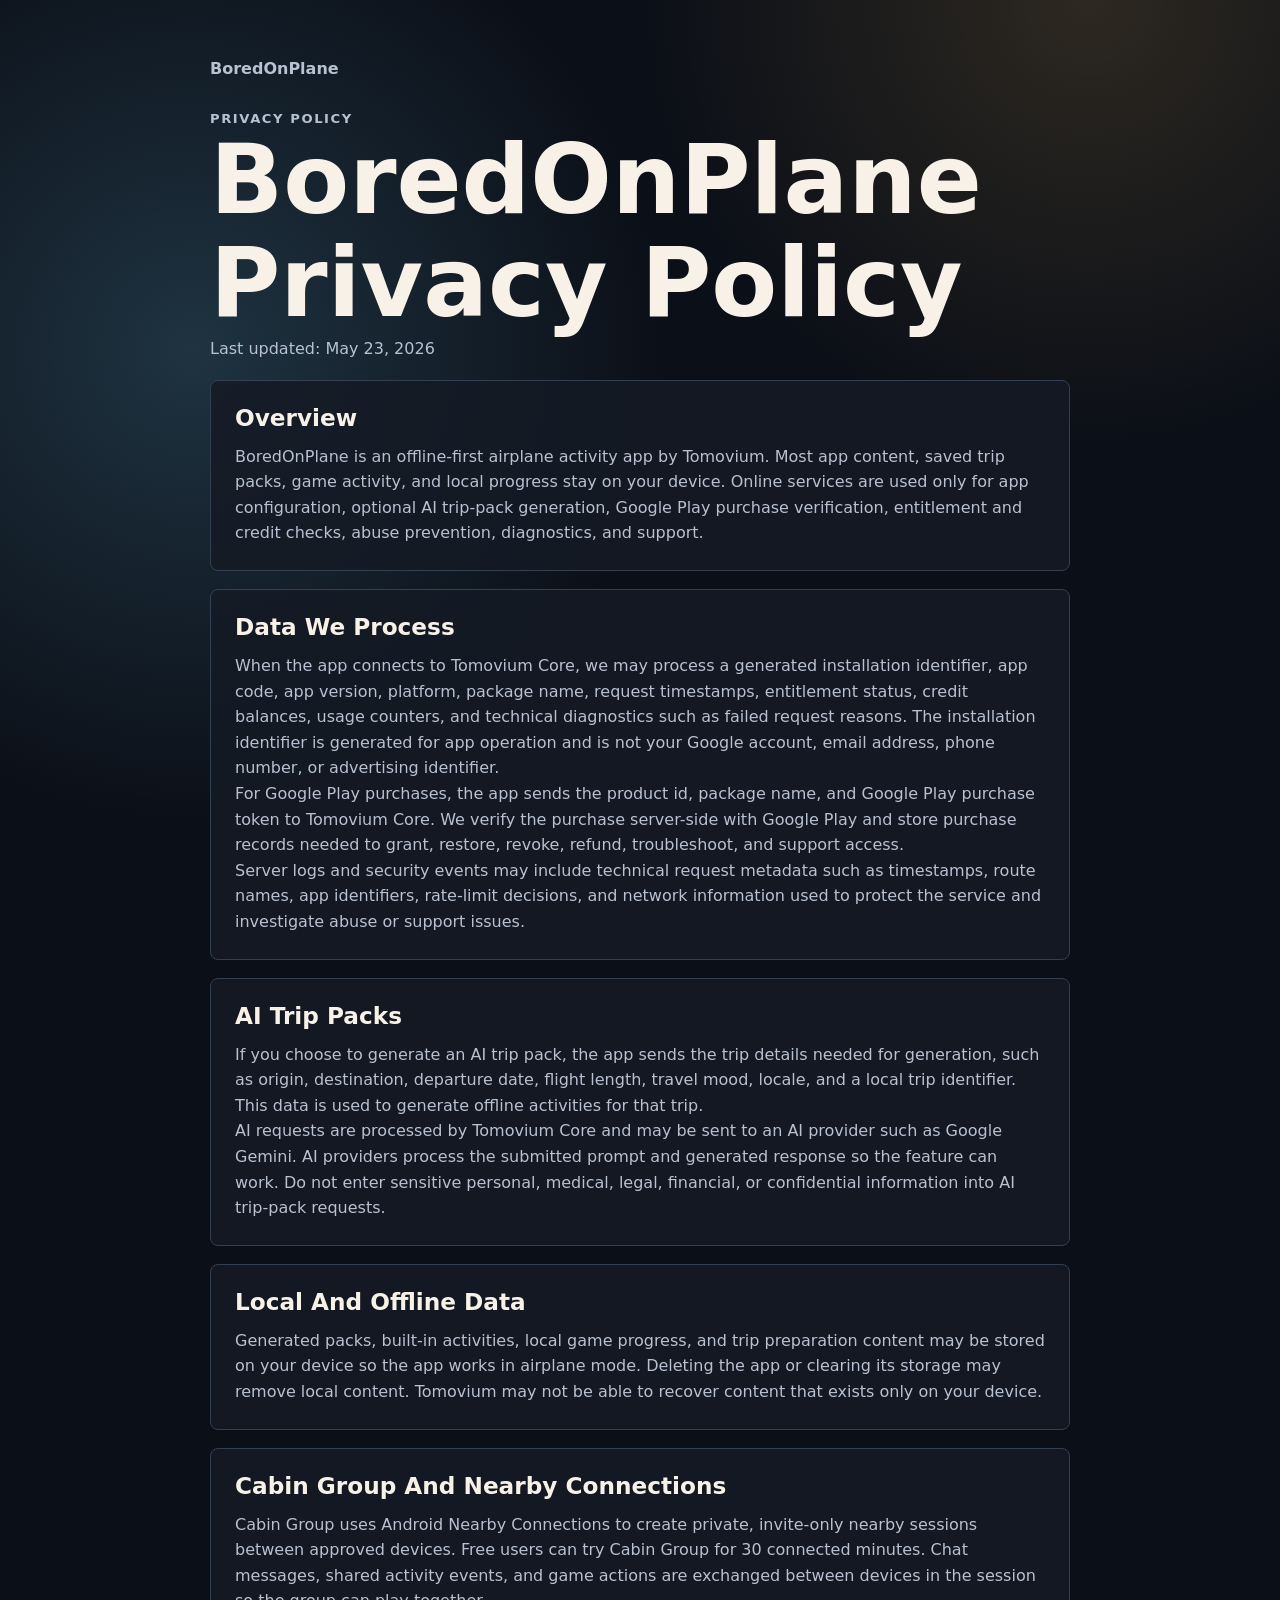
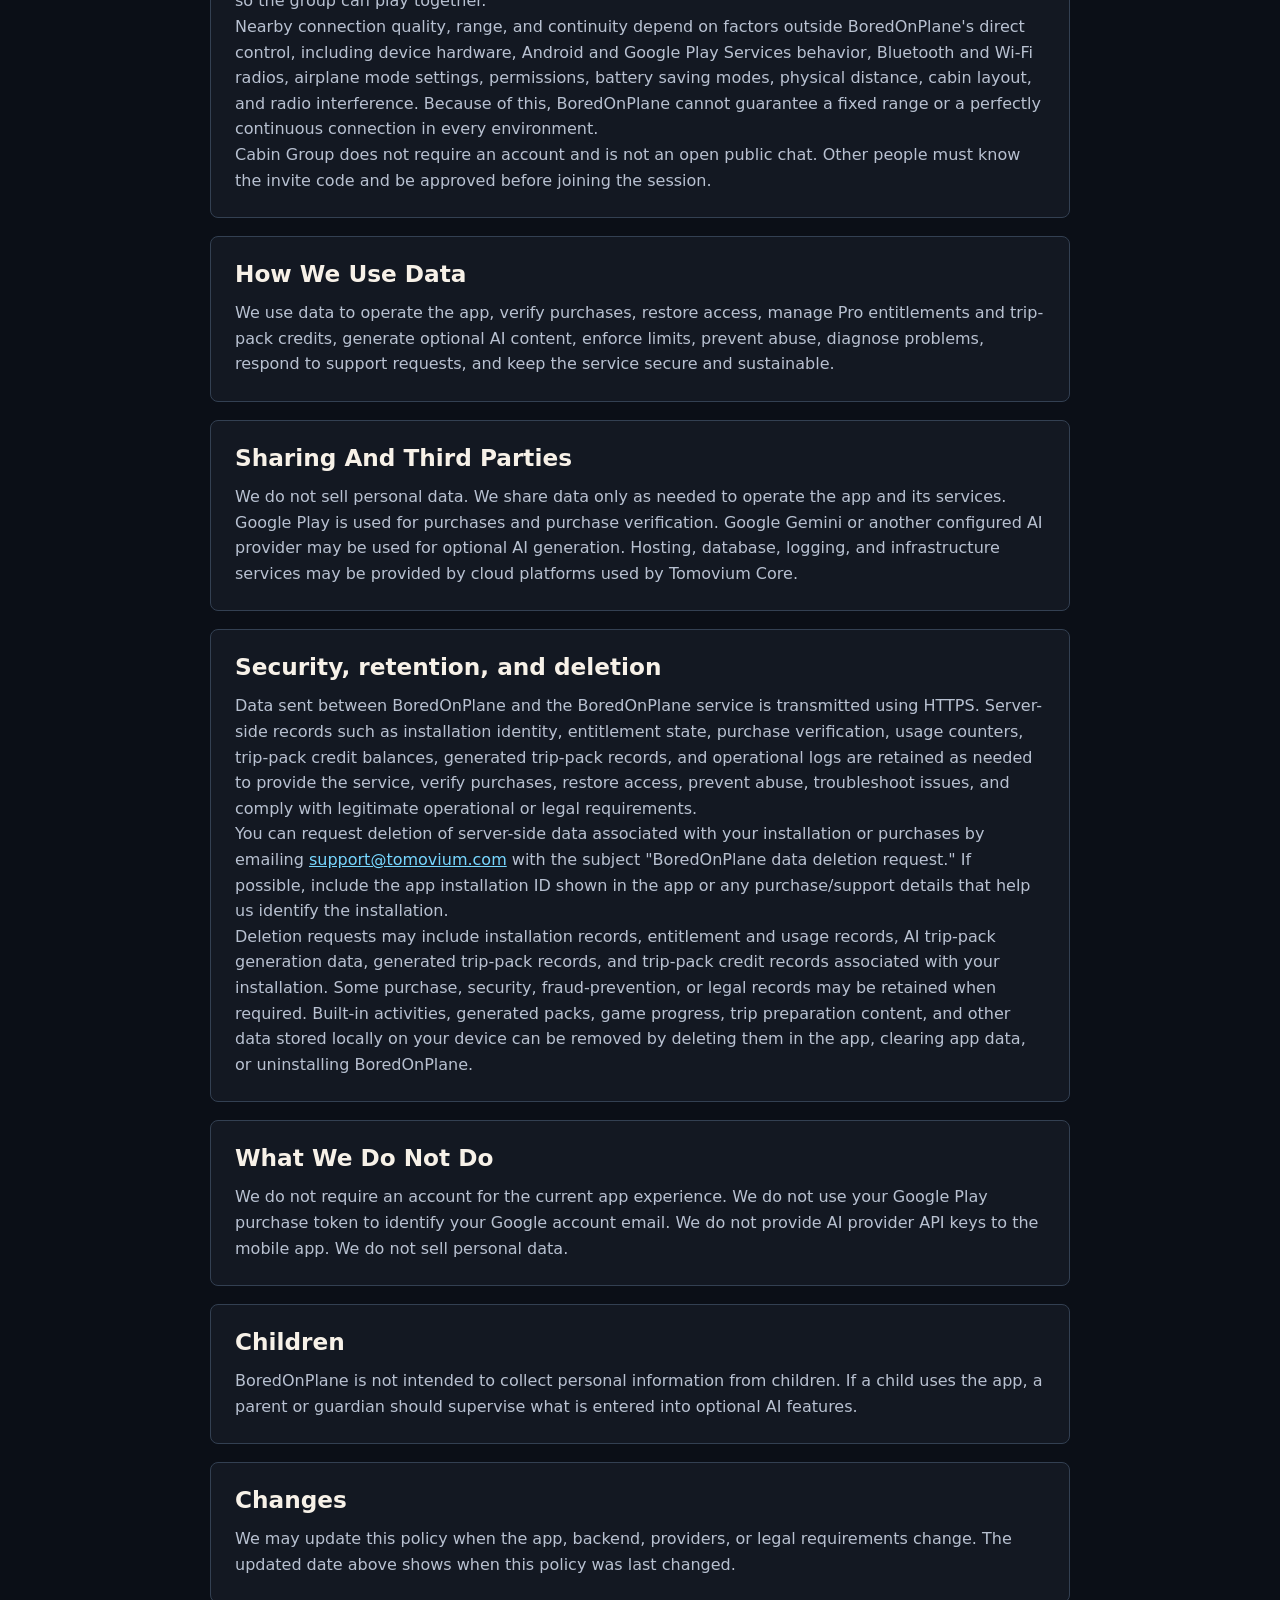
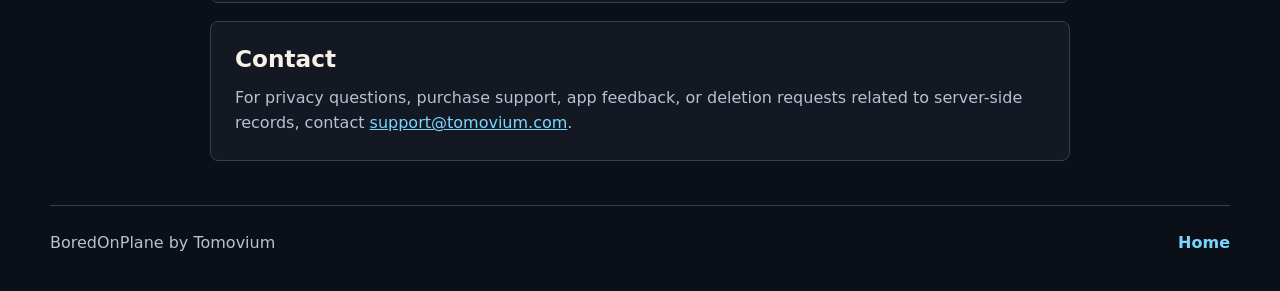
<file: BoredOnPlane/privacy.html>
﻿<!doctype html>
<html lang="en">
<head>
  <meta charset="utf-8">
  <meta name="viewport" content="width=device-width, initial-scale=1">
  <title>BoredOnPlane Privacy Policy</title>
  <meta name="description" content="Privacy policy for BoredOnPlane, an offline-first airplane activity app by Tomovium.">
  <link rel="icon" type="image/png" href="assets/boredonplane-icon.png">
  <link rel="apple-touch-icon" href="assets/boredonplane-icon.png">
  <link rel="stylesheet" href="styles.css">
</head>
<body>
  <main class="policy">
    <a class="back-link" href="index.html">BoredOnPlane</a>
    <p class="eyebrow">Privacy Policy</p>
    <h1>BoredOnPlane Privacy Policy</h1>
    <p class="updated">Last updated: May 23, 2026</p>

    <section>
      <h2>Overview</h2>
      <p>BoredOnPlane is an offline-first airplane activity app by Tomovium. Most app content, saved trip packs, game activity, and local progress stay on your device. Online services are used only for app configuration, optional AI trip-pack generation, Google Play purchase verification, entitlement and credit checks, abuse prevention, diagnostics, and support.</p>
    </section>

    <section>
      <h2>Data We Process</h2>
      <p>When the app connects to Tomovium Core, we may process a generated installation identifier, app code, app version, platform, package name, request timestamps, entitlement status, credit balances, usage counters, and technical diagnostics such as failed request reasons. The installation identifier is generated for app operation and is not your Google account, email address, phone number, or advertising identifier.</p>
      <p>For Google Play purchases, the app sends the product id, package name, and Google Play purchase token to Tomovium Core. We verify the purchase server-side with Google Play and store purchase records needed to grant, restore, revoke, refund, troubleshoot, and support access.</p>
      <p>Server logs and security events may include technical request metadata such as timestamps, route names, app identifiers, rate-limit decisions, and network information used to protect the service and investigate abuse or support issues.</p>
    </section>

    <section>
      <h2>AI Trip Packs</h2>
      <p>If you choose to generate an AI trip pack, the app sends the trip details needed for generation, such as origin, destination, departure date, flight length, travel mood, locale, and a local trip identifier. This data is used to generate offline activities for that trip.</p>
      <p>AI requests are processed by Tomovium Core and may be sent to an AI provider such as Google Gemini. AI providers process the submitted prompt and generated response so the feature can work. Do not enter sensitive personal, medical, legal, financial, or confidential information into AI trip-pack requests.</p>
    </section>

    <section>
      <h2>Local And Offline Data</h2>
      <p>Generated packs, built-in activities, local game progress, and trip preparation content may be stored on your device so the app works in airplane mode. Deleting the app or clearing its storage may remove local content. Tomovium may not be able to recover content that exists only on your device.</p>
    </section>

    <section>
      <h2>Cabin Group And Nearby Connections</h2>
      <p>Cabin Group uses Android Nearby Connections to create private, invite-only nearby sessions between approved devices. Free users can try Cabin Group for 30 connected minutes. Chat messages, shared activity events, and game actions are exchanged between devices in the session so the group can play together.</p>
      <p>Nearby connection quality, range, and continuity depend on factors outside BoredOnPlane's direct control, including device hardware, Android and Google Play Services behavior, Bluetooth and Wi-Fi radios, airplane mode settings, permissions, battery saving modes, physical distance, cabin layout, and radio interference. Because of this, BoredOnPlane cannot guarantee a fixed range or a perfectly continuous connection in every environment.</p>
      <p>Cabin Group does not require an account and is not an open public chat. Other people must know the invite code and be approved before joining the session.</p>
    </section>

    <section>
      <h2>How We Use Data</h2>
      <p>We use data to operate the app, verify purchases, restore access, manage Pro entitlements and trip-pack credits, generate optional AI content, enforce limits, prevent abuse, diagnose problems, respond to support requests, and keep the service secure and sustainable.</p>
    </section>

    <section>
      <h2>Sharing And Third Parties</h2>
      <p>We do not sell personal data. We share data only as needed to operate the app and its services. Google Play is used for purchases and purchase verification. Google Gemini or another configured AI provider may be used for optional AI generation. Hosting, database, logging, and infrastructure services may be provided by cloud platforms used by Tomovium Core.</p>
    </section>

    <section>
      <h2>Security, retention, and deletion</h2>
      <p>Data sent between BoredOnPlane and the BoredOnPlane service is transmitted using HTTPS. Server-side records such as installation identity, entitlement state, purchase verification, usage counters, trip-pack credit balances, generated trip-pack records, and operational logs are retained as needed to provide the service, verify purchases, restore access, prevent abuse, troubleshoot issues, and comply with legitimate operational or legal requirements.</p>
      <p>You can request deletion of server-side data associated with your installation or purchases by emailing <a href="mailto:support@tomovium.com">support@tomovium.com</a> with the subject "BoredOnPlane data deletion request." If possible, include the app installation ID shown in the app or any purchase/support details that help us identify the installation.</p>
      <p>Deletion requests may include installation records, entitlement and usage records, AI trip-pack generation data, generated trip-pack records, and trip-pack credit records associated with your installation. Some purchase, security, fraud-prevention, or legal records may be retained when required. Built-in activities, generated packs, game progress, trip preparation content, and other data stored locally on your device can be removed by deleting them in the app, clearing app data, or uninstalling BoredOnPlane.</p>
    </section>

    <section>
      <h2>What We Do Not Do</h2>
      <p>We do not require an account for the current app experience. We do not use your Google Play purchase token to identify your Google account email. We do not provide AI provider API keys to the mobile app. We do not sell personal data.</p>
    </section>

    <section>
      <h2>Children</h2>
      <p>BoredOnPlane is not intended to collect personal information from children. If a child uses the app, a parent or guardian should supervise what is entered into optional AI features.</p>
    </section>

    <section>
      <h2>Changes</h2>
      <p>We may update this policy when the app, backend, providers, or legal requirements change. The updated date above shows when this policy was last changed.</p>
    </section>

    <section>
      <h2>Contact</h2>
      <p>For privacy questions, purchase support, app feedback, or deletion requests related to server-side records, contact <a href="mailto:support@tomovium.com">support@tomovium.com</a>.</p>
    </section>
  </main>

  <footer>
    <span>BoredOnPlane by Tomovium</span>
    <a href="index.html">Home</a>
  </footer>
</body>
</html>
</file>
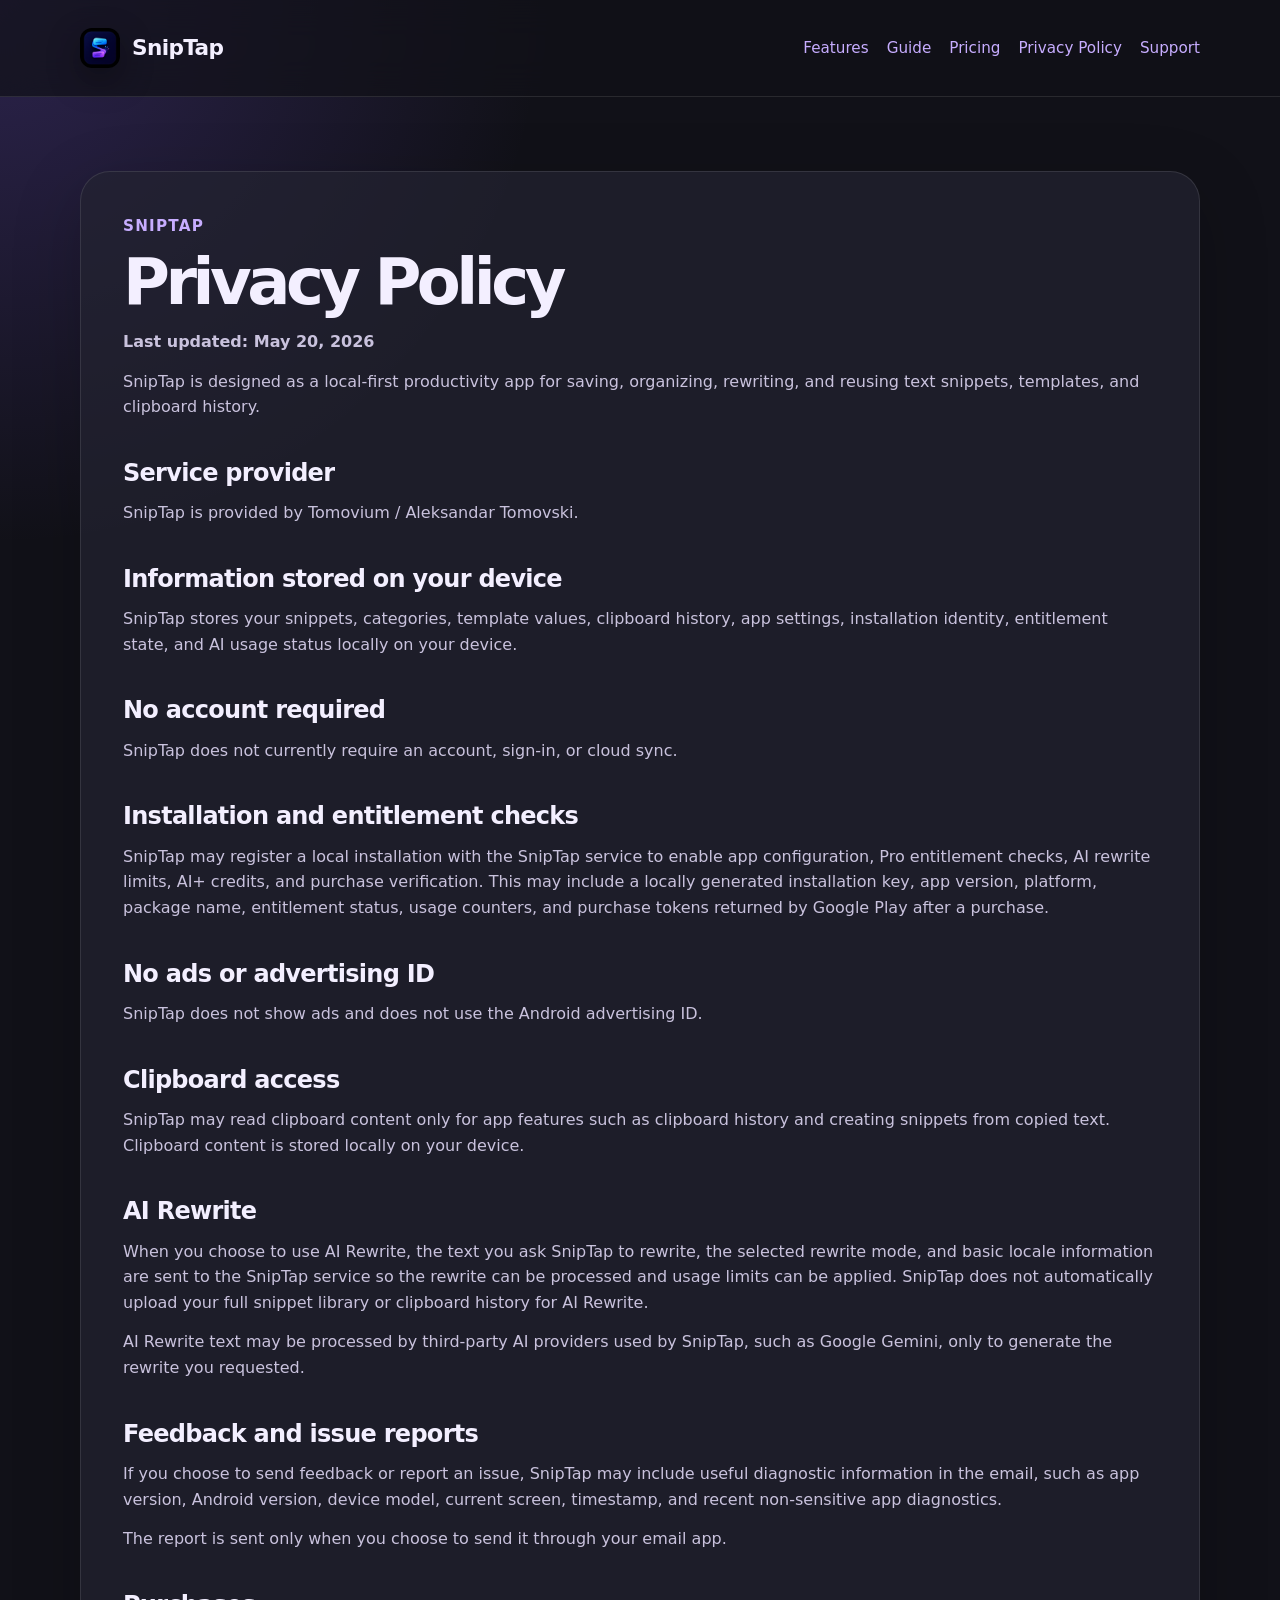
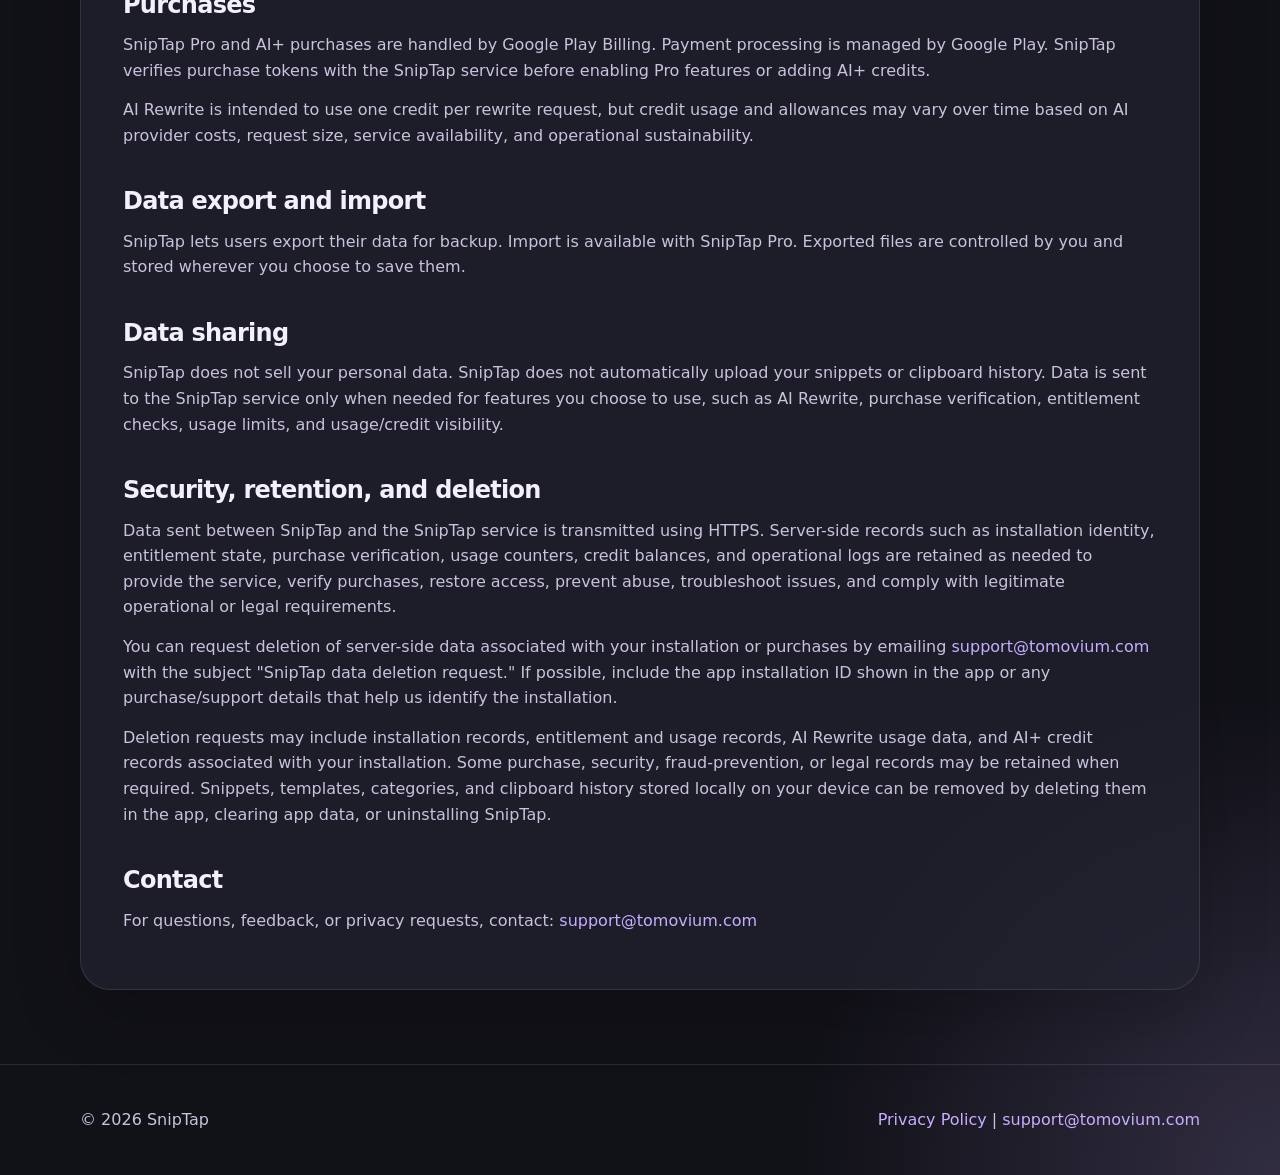
<file: SnipTap/privacy.html>
﻿<!doctype html>
<html lang="en">
<head>
  <meta charset="utf-8" />
  <meta name="viewport" content="width=device-width, initial-scale=1" />
  <title>Privacy Policy - SnipTap</title>
  <meta name="description" content="Privacy Policy for SnipTap." />
  <link rel="icon" type="image/webp" href="sniptap-icon.webp" />
  <style>
    :root {
      --bg: #111118;
      --panel: #1b1b24;
      --panel-soft: #232331;
      --text: #f3efff;
      --muted: #c9c2dd;
      --accent: #c7adff;
      --accent-strong: #7252d7;
      --border: rgba(255, 255, 255, 0.1);
      --shadow: rgba(0, 0, 0, 0.35);
    }

    * {
      box-sizing: border-box;
    }

    html {
      scroll-behavior: smooth;
    }

    body {
      margin: 0;
      font-family: Inter, ui-sans-serif, system-ui, -apple-system, BlinkMacSystemFont, "Segoe UI", sans-serif;
      background:
        radial-gradient(circle at top left, rgba(114, 82, 215, 0.28), transparent 34rem),
        radial-gradient(circle at bottom right, rgba(199, 173, 255, 0.18), transparent 30rem),
        var(--bg);
      color: var(--text);
      line-height: 1.6;
    }

    a {
      color: var(--accent);
      text-decoration: none;
    }

    a:hover {
      text-decoration: underline;
    }

    .shell {
      width: min(1120px, calc(100% - 32px));
      margin: 0 auto;
    }

    header {
      padding: 28px 0;
      position: sticky;
      top: 0;
      backdrop-filter: blur(18px);
      background: rgba(17, 17, 24, 0.72);
      border-bottom: 1px solid var(--border);
      z-index: 5;
    }

    .nav {
      display: flex;
      align-items: center;
      justify-content: space-between;
      gap: 18px;
    }

    .brand {
      color: var(--text);
      text-decoration: none;
      display: flex;
      align-items: center;
      gap: 12px;
      font-weight: 800;
      letter-spacing: -0.03em;
      font-size: 1.35rem;
    }

    .brand:hover {
      text-decoration: none;
    }

    .brand-icon {
      width: 40px;
      height: 40px;
      border-radius: 12px;
      object-fit: cover;
      box-shadow: 0 12px 32px var(--shadow);
      display: block;
    }

    .nav-links {
      display: flex;
      gap: 18px;
      color: var(--muted);
      font-size: 0.95rem;
    }

    .hero {
      padding: 86px 0 56px;
      display: grid;
      grid-template-columns: 1.05fr 0.95fr;
      gap: 44px;
      align-items: center;
    }

    .eyebrow {
      color: var(--accent);
      font-weight: 700;
      font-size: 0.95rem;
      letter-spacing: 0.08em;
      text-transform: uppercase;
      margin-bottom: 14px;
    }

    h1 {
      margin: 0;
      font-size: clamp(2.6rem, 6vw, 5rem);
      line-height: 0.95;
      letter-spacing: -0.07em;
      max-width: 720px;
    }

    .lead {
      margin: 24px 0 0;
      color: var(--muted);
      font-size: clamp(1.05rem, 2vw, 1.25rem);
      max-width: 660px;
    }

    .actions {
      display: flex;
      flex-wrap: wrap;
      gap: 14px;
      margin-top: 32px;
    }

    .button {
      display: inline-flex;
      align-items: center;
      justify-content: center;
      border-radius: 999px;
      padding: 13px 20px;
      font-weight: 750;
      border: 1px solid var(--border);
      min-height: 48px;
    }

    .button.primary {
      background: var(--accent);
      color: #211437;
      border-color: transparent;
    }

    .button.secondary {
      background: rgba(255, 255, 255, 0.04);
      color: var(--text);
    }

    .phone-card {
      background: linear-gradient(180deg, rgba(255,255,255,0.08), rgba(255,255,255,0.03));
      border: 1px solid var(--border);
      border-radius: 36px;
      padding: 18px;
      box-shadow: 0 28px 80px var(--shadow);
    }

    .app-preview {
      background: #101016;
      border-radius: 28px;
      padding: 20px;
      border: 1px solid rgba(255,255,255,0.08);
      min-height: 560px;
    }

    .app-top {
      display: flex;
      justify-content: space-between;
      align-items: center;
      margin-bottom: 22px;
      font-size: 1.35rem;
      font-weight: 750;
    }

    .search {
      border: 1px solid rgba(255,255,255,0.22);
      border-radius: 18px;
      color: var(--muted);
      padding: 16px;
      margin-bottom: 16px;
    }

    .chips {
      display: flex;
      flex-wrap: wrap;
      gap: 10px;
      margin-bottom: 24px;
    }

    .chip {
      padding: 8px 12px;
      border-radius: 999px;
      border: 1px solid rgba(255,255,255,0.2);
      color: var(--muted);
      font-weight: 650;
      font-size: 0.9rem;
    }

    .chip.active {
      background: #e7ebf3;
      color: #252433;
    }

    .snippet {
      padding: 18px;
      border-radius: 24px;
      background: #1c1c26;
      margin-top: 14px;
      border: 1px solid rgba(255,255,255,0.04);
    }

    .snippet-head {
      display: flex;
      justify-content: space-between;
      gap: 12px;
      margin-bottom: 14px;
      align-items: center;
    }

    .snippet-title {
      font-weight: 800;
    }

    .label {
      font-size: 0.8rem;
      color: #261744;
      background: var(--accent);
      border-radius: 999px;
      padding: 5px 10px;
      font-weight: 800;
    }

    .snippet p {
      margin: 0;
      color: var(--muted);
    }

    section {
      padding: 58px 0;
    }

    .section-title {
      font-size: clamp(2rem, 4vw, 3.2rem);
      letter-spacing: -0.05em;
      line-height: 1;
      margin: 0 0 14px;
    }

    .section-lead {
      color: var(--muted);
      margin: 0 0 28px;
      max-width: 780px;
      font-size: 1.08rem;
    }

    .grid {
      display: grid;
      grid-template-columns: repeat(3, 1fr);
      gap: 18px;
    }

    .card {
      background: rgba(35, 35, 49, 0.72);
      border: 1px solid var(--border);
      border-radius: 26px;
      padding: 24px;
      min-height: 210px;
      box-shadow: 0 18px 60px rgba(0,0,0,0.18);
    }

    .icon {
      width: 48px;
      height: 48px;
      border-radius: 16px;
      display: grid;
      place-items: center;
      background: rgba(199, 173, 255, 0.14);
      color: var(--accent);
      font-size: 1.45rem;
      margin-bottom: 18px;
    }

    .card h3 {
      margin: 0 0 8px;
      font-size: 1.25rem;
      letter-spacing: -0.03em;
    }

    .card p {
      color: var(--muted);
      margin: 0;
    }

    .steps {
      display: grid;
      gap: 14px;
      counter-reset: steps;
    }

    .step {
      display: grid;
      grid-template-columns: auto 1fr;
      gap: 16px;
      align-items: start;
      background: rgba(35, 35, 49, 0.65);
      border: 1px solid var(--border);
      border-radius: 22px;
      padding: 18px;
    }

    .step::before {
      counter-increment: steps;
      content: counter(steps);
      width: 34px;
      height: 34px;
      border-radius: 999px;
      display: grid;
      place-items: center;
      color: #211437;
      background: var(--accent);
      font-weight: 900;
    }

    .step h3 {
      margin: 0 0 4px;
      font-size: 1.08rem;
    }

    .step p {
      margin: 0;
      color: var(--muted);
    }

    .pricing {
      display: grid;
      grid-template-columns: 1fr 1fr;
      gap: 18px;
    }

    .price-card {
      border-radius: 30px;
      padding: 28px;
      background: rgba(35, 35, 49, 0.72);
      border: 1px solid var(--border);
    }

    .price-card.pro {
      background: linear-gradient(180deg, rgba(114, 82, 215, 0.34), rgba(35, 35, 49, 0.75));
      border-color: rgba(199, 173, 255, 0.38);
    }

    .price {
      font-size: 2.5rem;
      line-height: 1;
      font-weight: 900;
      margin: 16px 0;
      letter-spacing: -0.06em;
    }

    ul {
      padding-left: 20px;
      color: var(--muted);
    }

    li {
      margin: 8px 0;
    }

    footer {
      padding: 42px 0;
      color: var(--muted);
      border-top: 1px solid var(--border);
    }

    .footer-row {
      display: flex;
      justify-content: space-between;
      gap: 16px;
      flex-wrap: wrap;
    }

    @media (max-width: 880px) {
      .hero {
        grid-template-columns: 1fr;
        padding-top: 58px;
      }

      .grid,
      .pricing {
        grid-template-columns: 1fr;
      }

      .nav {
        align-items: flex-start;
        flex-direction: column;
      }

      .nav-links {
        flex-wrap: wrap;
      }

      .app-preview {
        min-height: auto;
      }
    }
  </style>
  <style>
    .policy-page {
      padding: 74px 0;
    }

    .policy-card {
      background: rgba(35, 35, 49, 0.72);
      border: 1px solid var(--border);
      border-radius: 30px;
      padding: clamp(24px, 4vw, 42px);
      box-shadow: 0 20px 70px rgba(0,0,0,0.2);
    }

    .policy-card h1 {
      font-size: clamp(2.4rem, 5vw, 4.2rem);
      margin-bottom: 16px;
    }

    .policy-card h2 {
      margin-top: 34px;
      margin-bottom: 8px;
      letter-spacing: -0.03em;
    }

    .policy-card p {
      color: var(--muted);
      margin: 0 0 14px;
    }

    .policy-card ul {
      margin-top: 8px;
      margin-bottom: 18px;
    }

    .last-updated {
      color: var(--accent);
      font-weight: 700;
      margin-bottom: 26px;
    }
  </style>
</head>
<body>
  <header>
    <div class="shell nav">
      <a class="brand" href="index.html" aria-label="SnipTap home">
        <img class="brand-icon" src="sniptap-icon.webp" alt="SnipTap icon" />
        <span>SnipTap</span>
      </a>
      <nav class="nav-links" aria-label="Main navigation">
        <a href="index.html#features">Features</a>
        <a href="index.html#guide">Guide</a>
        <a href="index.html#pricing">Pricing</a>
        <a href="privacy.html">Privacy Policy</a>
        <a href="mailto:support@tomovium.com">Support</a>
      </nav>
    </div>
  </header>

  <main class="policy-page shell">
    <article class="policy-card">
      <div class="eyebrow">SnipTap</div>
      <h1>Privacy Policy</h1>
      <p class="last-updated">Last updated: May 20, 2026</p>

      <p>
        SnipTap is designed as a local-first productivity app for saving, organizing,
        rewriting, and reusing text snippets, templates, and clipboard history.
      </p>

      <h2>Service provider</h2>
      <p>
        SnipTap is provided by Tomovium / Aleksandar Tomovski.
      </p>

      <h2>Information stored on your device</h2>
      <p>
        SnipTap stores your snippets, categories, template values, clipboard history,
        app settings, installation identity, entitlement state, and AI usage status locally
        on your device.
      </p>

      <h2>No account required</h2>
      <p>
        SnipTap does not currently require an account, sign-in, or cloud sync.
      </p>

      <h2>Installation and entitlement checks</h2>
      <p>
        SnipTap may register a local installation with the SnipTap service to enable
        app configuration, Pro entitlement checks, AI rewrite limits, AI+ credits, and
        purchase verification. This may include a locally generated installation key,
        app version, platform, package name, entitlement status, usage counters, and
        purchase tokens returned by Google Play after a purchase.
      </p>

      <h2>No ads or advertising ID</h2>
      <p>
        SnipTap does not show ads and does not use the Android advertising ID.
      </p>

      <h2>Clipboard access</h2>
      <p>
        SnipTap may read clipboard content only for app features such as clipboard history
        and creating snippets from copied text. Clipboard content is stored locally on your device.
      </p>

      <h2>AI Rewrite</h2>
      <p>
        When you choose to use AI Rewrite, the text you ask SnipTap to rewrite, the selected
        rewrite mode, and basic locale information are sent to the SnipTap service so the rewrite
        can be processed and usage limits can be applied. SnipTap does not automatically upload
        your full snippet library or clipboard history for AI Rewrite.
      </p>
      <p>
        AI Rewrite text may be processed by third-party AI providers used by SnipTap, such as
        Google Gemini, only to generate the rewrite you requested.
      </p>

      <h2>Feedback and issue reports</h2>
      <p>
        If you choose to send feedback or report an issue, SnipTap may include useful diagnostic
        information in the email, such as app version, Android version, device model, current screen,
        timestamp, and recent non-sensitive app diagnostics.
      </p>
      <p>
        The report is sent only when you choose to send it through your email app.
      </p>

      <h2>Purchases</h2>
      <p>
        SnipTap Pro and AI+ purchases are handled by Google Play Billing. Payment processing is
        managed by Google Play. SnipTap verifies purchase tokens with the SnipTap service before
        enabling Pro features or adding AI+ credits.
      </p>
      <p>
        AI Rewrite is intended to use one credit per rewrite request, but credit usage and
        allowances may vary over time based on AI provider costs, request size, service
        availability, and operational sustainability.
      </p>

      <h2>Data export and import</h2>
      <p>
        SnipTap lets users export their data for backup. Import is available with SnipTap Pro.
        Exported files are controlled by you and stored wherever you choose to save them.
      </p>

      <h2>Data sharing</h2>
      <p>
        SnipTap does not sell your personal data. SnipTap does not automatically upload your
        snippets or clipboard history. Data is sent to the SnipTap service only when needed for
        features you choose to use, such as AI Rewrite, purchase verification, entitlement checks,
        usage limits, and usage/credit visibility.
      </p>

      <h2>Security, retention, and deletion</h2>
      <p>
        Data sent between SnipTap and the SnipTap service is transmitted using HTTPS.
        Server-side records such as installation identity, entitlement state, purchase verification,
        usage counters, credit balances, and operational logs are retained as needed to provide the
        service, verify purchases, restore access, prevent abuse, troubleshoot issues, and comply
        with legitimate operational or legal requirements.
      </p>
      <p>
        You can request deletion of server-side data associated with your installation or purchases
        by emailing <a href="mailto:support@tomovium.com">support@tomovium.com</a> with the subject
        "SnipTap data deletion request." If possible, include the app installation ID shown in
        the app or any purchase/support details that help us identify the installation.
      </p>
      <p>
        Deletion requests may include installation records, entitlement and usage records,
        AI Rewrite usage data, and AI+ credit records associated with your installation. Some
        purchase, security, fraud-prevention, or legal records may be retained when required.
        Snippets, templates, categories, and clipboard history stored locally on your device can
        be removed by deleting them in the app, clearing app data, or uninstalling SnipTap.
      </p>

      <h2>Contact</h2>
      <p>
        For questions, feedback, or privacy requests, contact:
        <a href="mailto:support@tomovium.com">support@tomovium.com</a>
      </p>
    </article>
  </main>

  <footer>
    <div class="shell footer-row">
      <span>&copy; <span id="year"></span> SnipTap</span>
      <span>
        <a href="privacy.html">Privacy Policy</a>
        |
        <a href="mailto:support@tomovium.com">support@tomovium.com</a>
      </span>
    </div>
  </footer>

  <script>
    document.getElementById("year").textContent = new Date().getFullYear();
  </script>
</body>
</html>
</file>
<file: BoredOnPlane/styles.css>
﻿:root {
  color-scheme: dark;
  --bg: #0b0f17;
  --panel: #141a25;
  --panel-strong: #1c2431;
  --text: #f7f1e8;
  --muted: #b8c1d1;
  --line: #334052;
  --sky: #77d7ff;
  --sun: #ffc35a;
  --violet: #b69cff;
}

* {
  box-sizing: border-box;
}

body {
  margin: 0;
  min-height: 100vh;
  background:
    radial-gradient(circle at 15% 10%, rgba(119, 215, 255, 0.18), transparent 30rem),
    radial-gradient(circle at 85% 0%, rgba(255, 195, 90, 0.14), transparent 28rem),
    var(--bg);
  color: var(--text);
  font-family: Inter, ui-sans-serif, system-ui, -apple-system, BlinkMacSystemFont, "Segoe UI", sans-serif;
  line-height: 1.6;
}

img {
  display: block;
  max-width: 100%;
}

a {
  color: var(--sky);
}

main {
  width: min(1180px, calc(100% - 40px));
  margin: 0 auto;
}

.hero {
  display: grid;
  grid-template-columns: minmax(0, 1fr) minmax(360px, 560px);
  gap: 64px;
  align-items: center;
  padding: 68px 0 46px;
}

.hero-copy {
  max-width: 720px;
  min-width: 0;
}

.hero-card {
  width: 100%;
  max-width: 560px;
  justify-self: end;
  border: 1px solid rgba(119, 215, 255, 0.22);
  border-radius: 8px;
  overflow: hidden;
  background: rgba(20, 26, 37, 0.72);
  box-shadow: 0 24px 90px rgba(0, 0, 0, 0.34);
}

.hero-card img {
  width: 100%;
  aspect-ratio: 1733 / 907;
  object-fit: cover;
}

.eyebrow {
  margin: 0 0 12px;
  color: var(--sun);
  font-size: 0.82rem;
  font-weight: 800;
  letter-spacing: 0.12em;
  text-transform: uppercase;
}

h1,
h2 {
  line-height: 1.08;
}

h1 {
  margin: 0;
  font-size: clamp(3rem, 6.2vw, 5.7rem);
  letter-spacing: 0;
}

h2 {
  margin: 0 0 14px;
  font-size: clamp(1.55rem, 3vw, 2.25rem);
}

.lead {
  max-width: 680px;
  margin: 22px 0 0;
  color: var(--muted);
  font-size: clamp(1.18rem, 2.1vw, 1.55rem);
}

.actions {
  display: flex;
  flex-wrap: wrap;
  gap: 14px;
  margin-top: 28px;
}

.button {
  display: inline-flex;
  align-items: center;
  min-height: 46px;
  padding: 0 18px;
  border: 1px solid var(--line);
  border-radius: 8px;
  color: var(--text);
  text-decoration: none;
  font-weight: 800;
  background: rgba(20, 26, 37, 0.82);
}

.button.primary {
  border-color: transparent;
  background: var(--sky);
  color: #07111c;
}

.content-grid {
  display: grid;
  grid-template-columns: repeat(3, minmax(0, 1fr));
  gap: 18px;
  margin: 16px 0 28px;
}

article,
.plain-section,
.policy section,
.pricing-section,
.split-section,
.showcase,
.faq-section {
  border: 1px solid var(--line);
  border-radius: 8px;
  background: rgba(20, 26, 37, 0.86);
}

article,
.plain-section {
  padding: 24px;
}

article h2 {
  font-size: 1.45rem;
}

article p,
.plain-section p,
.policy p,
.pricing-section p,
.split-section p,
.showcase p,
.steps span {
  margin: 0;
  color: var(--muted);
}

.pricing-section {
  padding: 30px;
  margin-bottom: 28px;
}

.section-heading {
  max-width: 820px;
}

.section-heading h2 {
  max-width: 760px;
}

.pricing-grid {
  display: grid;
  grid-template-columns: repeat(3, minmax(0, 1fr));
  gap: 16px;
  margin-top: 24px;
}

.price-card {
  display: grid;
  align-content: start;
  gap: 16px;
  min-height: 250px;
  padding: 22px;
  background: rgba(11, 15, 23, 0.42);
}

.price-card.featured {
  border-color: rgba(255, 195, 90, 0.46);
  background: linear-gradient(180deg, rgba(255, 195, 90, 0.12), rgba(11, 15, 23, 0.42));
}

.price-label {
  color: var(--sun);
  font-size: 0.78rem;
  font-weight: 800;
  letter-spacing: 0.1em;
  text-transform: uppercase;
}

.price-card h3 {
  margin: 8px 0 0;
  font-size: 1.35rem;
  line-height: 1.15;
}

.price {
  margin-top: 12px !important;
  color: var(--text) !important;
  font-size: clamp(2.2rem, 5vw, 3.6rem);
  font-weight: 900;
  line-height: 0.95;
}

.split-section {
  display: grid;
  grid-template-columns: minmax(0, 0.9fr) minmax(300px, 1fr);
  gap: 34px;
  align-items: start;
  padding: 30px;
  margin-bottom: 28px;
}

.steps {
  display: grid;
  gap: 14px;
  margin: 0;
  padding: 0;
  list-style: none;
}

.steps li {
  padding: 18px;
  border: 1px solid rgba(119, 215, 255, 0.18);
  border-radius: 8px;
  background: rgba(11, 15, 23, 0.42);
}

.steps strong,
.steps span {
  display: block;
}

.steps strong {
  margin-bottom: 4px;
}

.showcase {
  display: grid;
  gap: 28px;
  padding: 30px;
  margin-bottom: 28px;
}

.faq-section {
  display: grid;
  gap: 22px;
  padding: 30px;
  margin-bottom: 28px;
}

.faq-grid {
  display: grid;
  grid-template-columns: repeat(3, minmax(0, 1fr));
  gap: 16px;
}

.faq-grid article {
  background: rgba(11, 15, 23, 0.42);
}

.faq-grid h3 {
  margin: 0 0 8px;
  font-size: 1.16rem;
  line-height: 1.2;
}

.showcase-copy {
  max-width: 760px;
}

.screenshots {
  display: grid;
  grid-template-columns: repeat(3, minmax(0, 1fr));
  gap: 16px;
}

figure {
  margin: 0;
}

figure img {
  width: 100%;
  max-height: 760px;
  aspect-ratio: 9 / 16;
  object-fit: cover;
  object-position: top;
  border: 1px solid rgba(119, 215, 255, 0.18);
  border-radius: 8px;
  background: var(--panel-strong);
}

.screenshots figure:nth-child(6) img {
  object-fit: contain;
  background: #07111c;
}

figcaption {
  margin-top: 10px;
  color: var(--muted);
  font-weight: 700;
}

.plain-section {
  margin-bottom: 28px;
}

.inline-links {
  display: flex;
  flex-wrap: wrap;
  gap: 16px;
  margin-top: 18px;
}

.inline-links a {
  font-weight: 800;
  text-underline-offset: 4px;
}

.support-card {
  margin-bottom: 44px;
}

.policy {
  max-width: 860px;
  padding: 56px 0 44px;
}

.policy h1 {
  margin: 0;
  font-size: clamp(3rem, 7.5vw, 6rem);
  letter-spacing: 0;
}

.policy h2 {
  font-size: 1.45rem;
}

.policy section {
  margin-top: 18px;
  padding: 24px;
}

.updated,
.back-link {
  color: var(--muted);
}

.back-link {
  display: inline-flex;
  margin-bottom: 26px;
  text-decoration: none;
  font-weight: 800;
}

footer {
  display: flex;
  justify-content: space-between;
  gap: 16px;
  width: min(1180px, calc(100% - 40px));
  margin: 0 auto;
  padding: 24px 0 36px;
  border-top: 1px solid var(--line);
  color: var(--muted);
}

footer a {
  text-decoration: none;
  font-weight: 800;
}

@media (max-width: 900px) {
  .hero,
  .split-section {
    grid-template-columns: 1fr;
  }

  .hero {
    gap: 32px;
    padding-top: 44px;
  }

  .hero-card {
    width: 100%;
    max-width: 100%;
    justify-self: stretch;
  }

  .content-grid,
  .pricing-grid,
  .faq-grid {
    grid-template-columns: 1fr;
  }

  .screenshots {
    grid-template-columns: repeat(2, minmax(0, 1fr));
  }
}

@media (max-width: 760px) {
  body {
    overflow-x: hidden;
  }

  .hero,
  .hero-copy,
  .hero-card,
  .content-grid,
  .pricing-grid,
  .split-section,
  .showcase,
  .faq-section,
  .faq-grid,
  .screenshots,
  article,
  .plain-section,
  .pricing-section,
  .price-card,
  .steps li,
  figure {
    min-width: 0;
  }

  .screenshots {
    grid-template-columns: 1fr;
  }

  main,
  footer {
    width: calc(100% - 40px);
    max-width: 1180px;
  }

  .hero {
    gap: 24px;
    padding-top: 34px;
    padding-bottom: 30px;
  }

  .hero-card {
    width: 100%;
    max-width: 100%;
    justify-self: stretch;
  }

  .split-section,
  .showcase {
    padding: 22px;
  }

  h1,
  h2,
  h3,
  p,
  a,
  figcaption {
    overflow-wrap: anywhere;
  }

  footer {
    flex-direction: column;
  }
}
</file>
